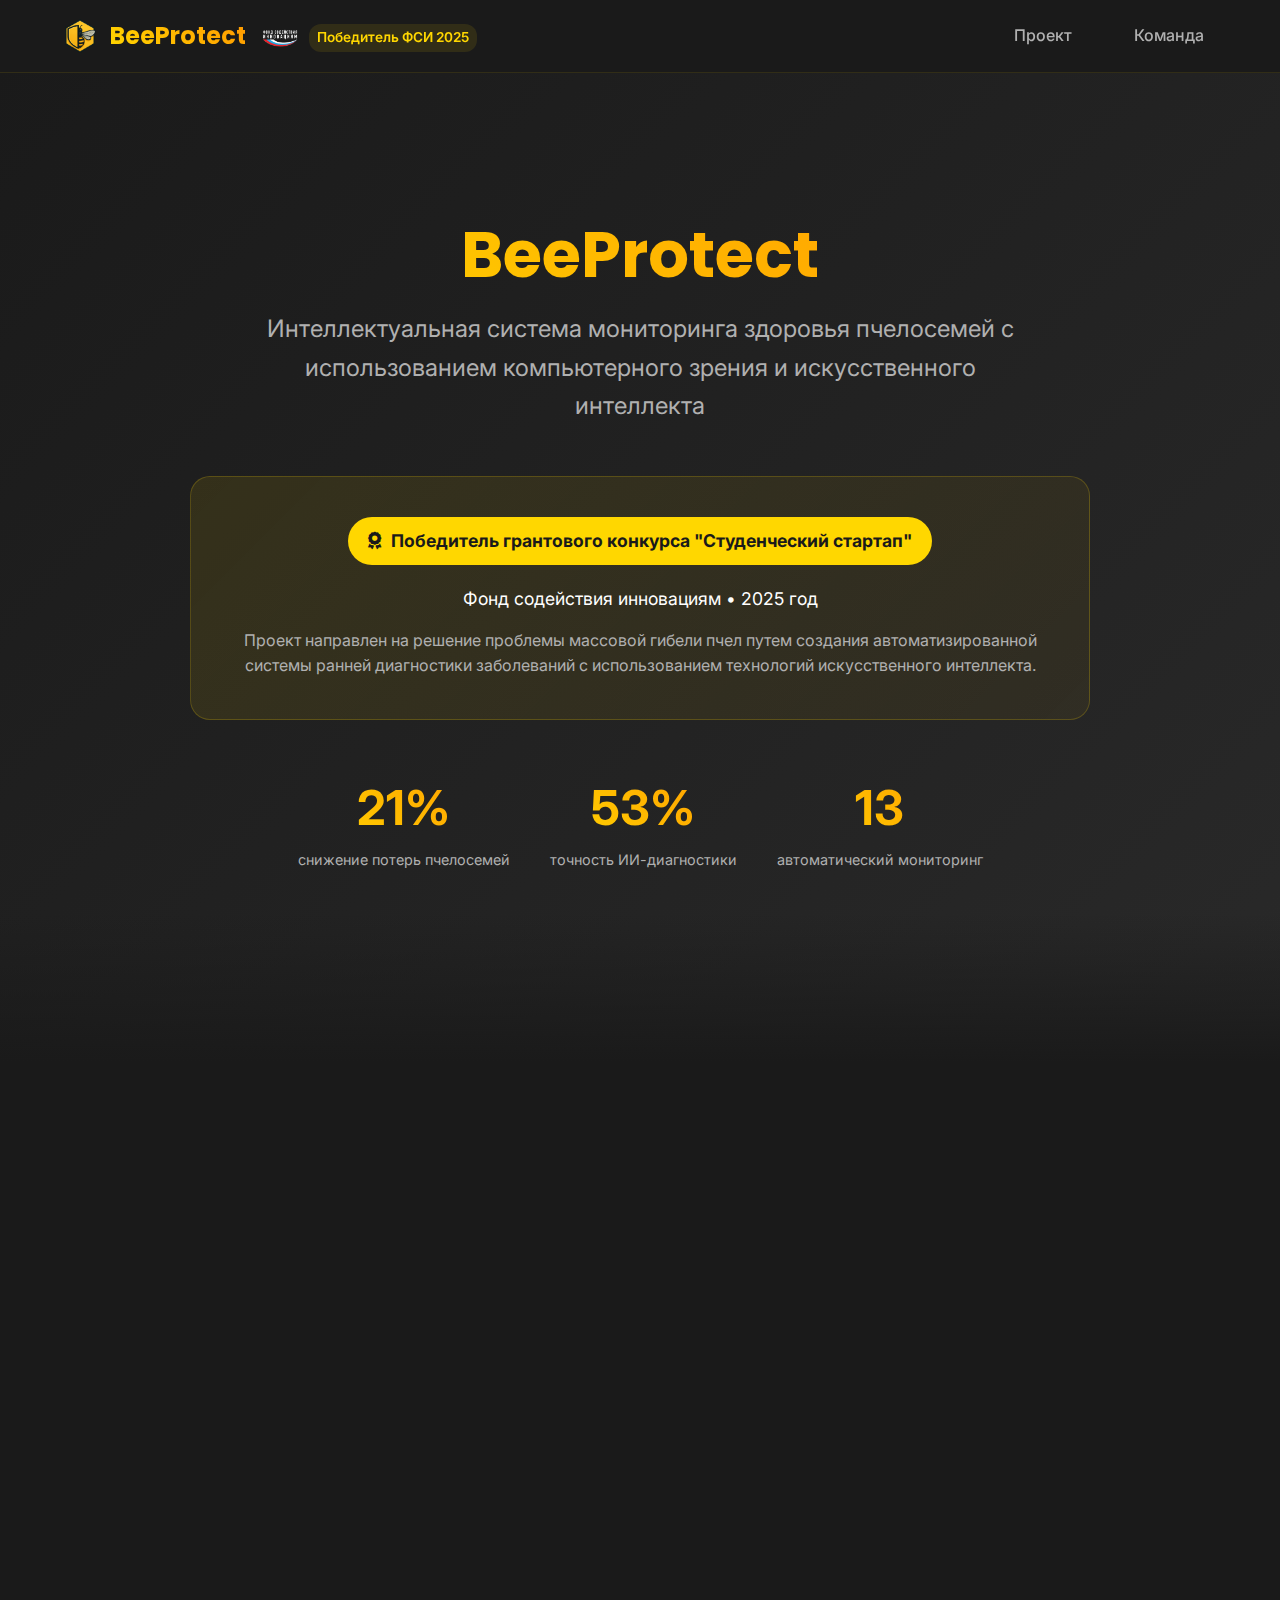
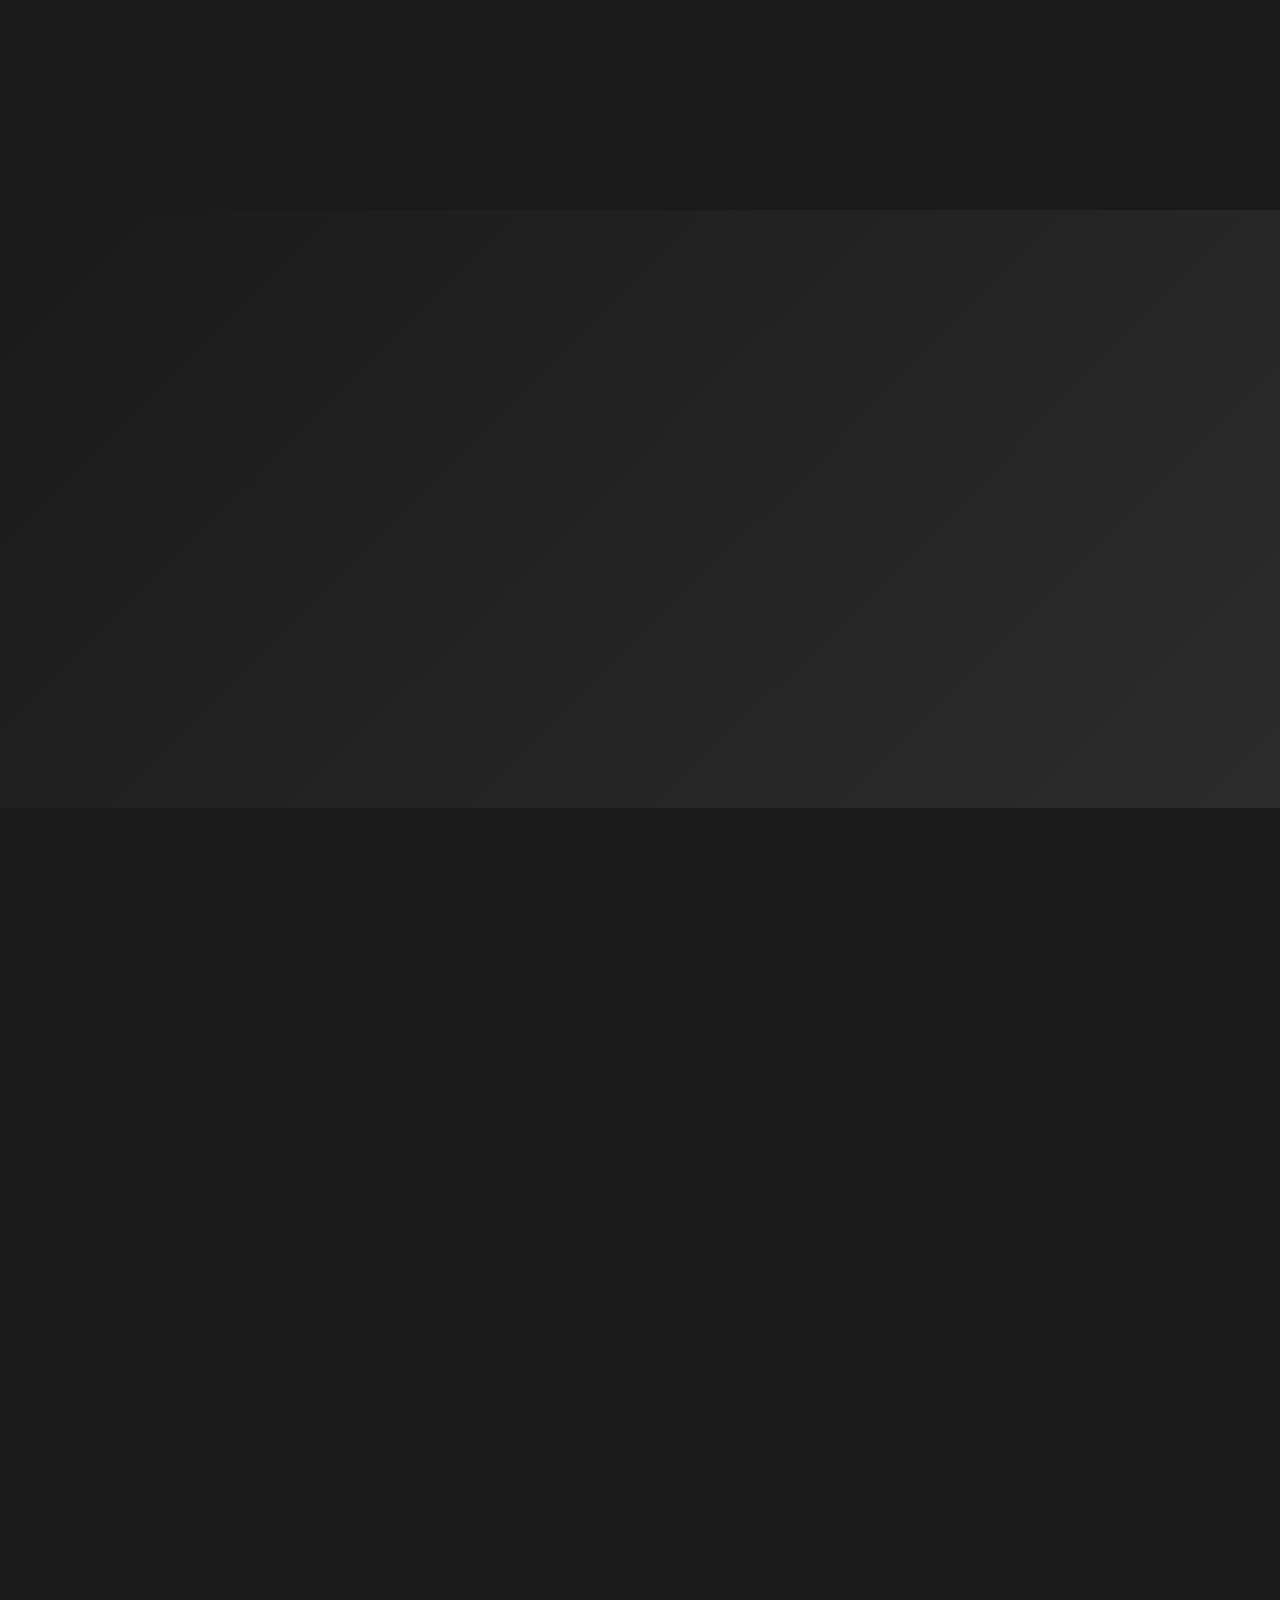
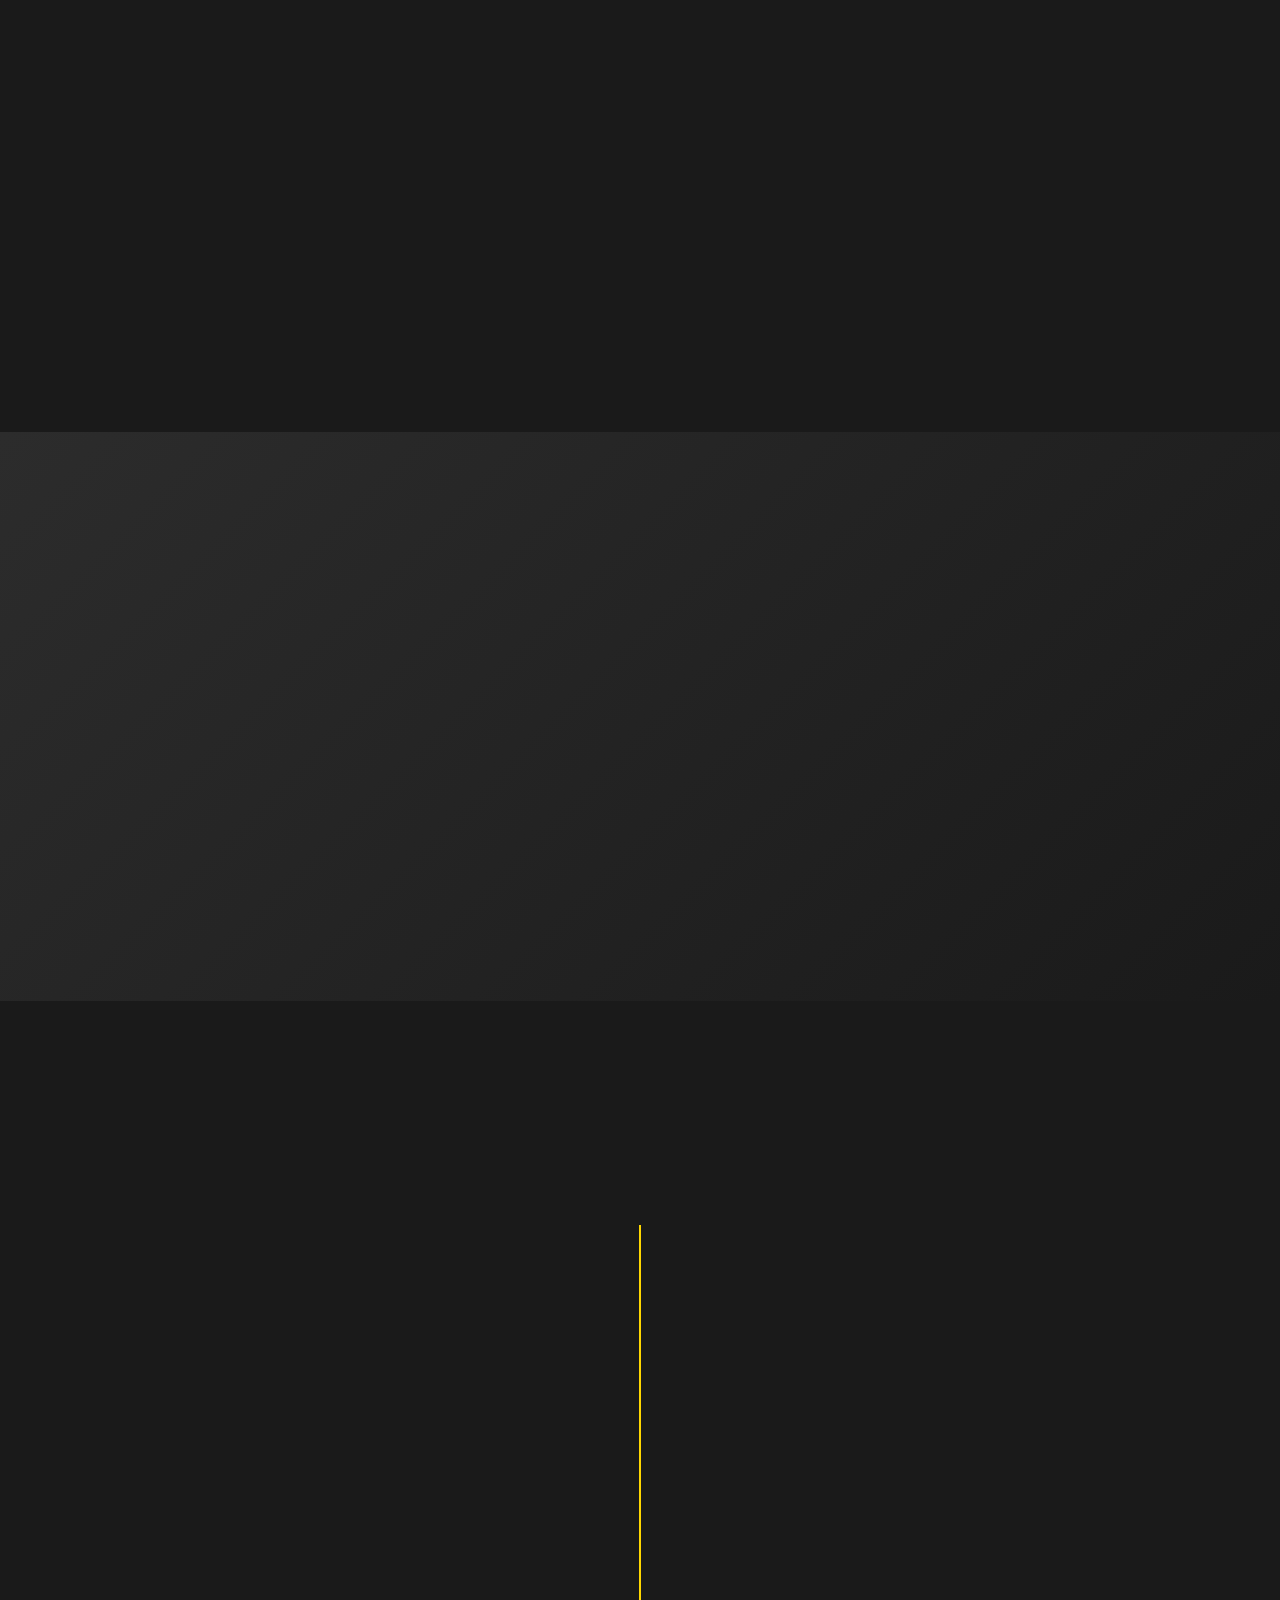
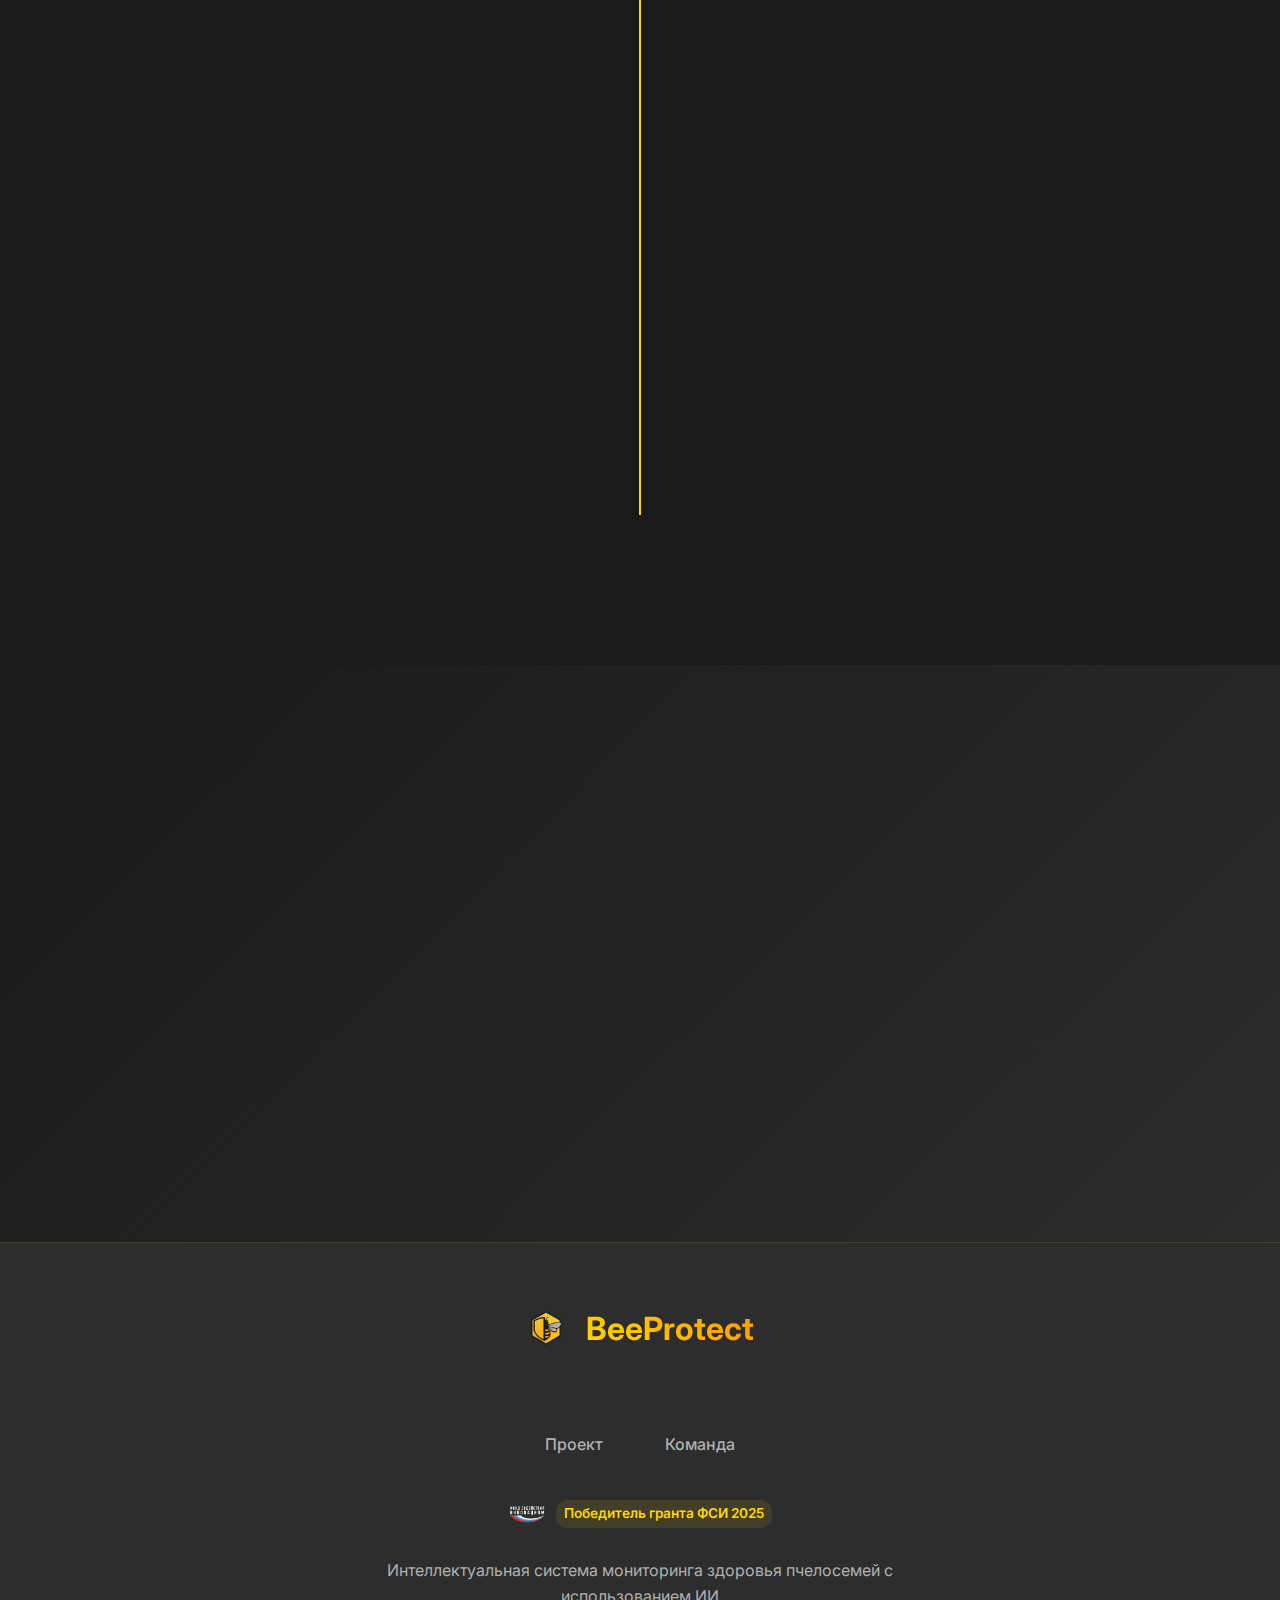
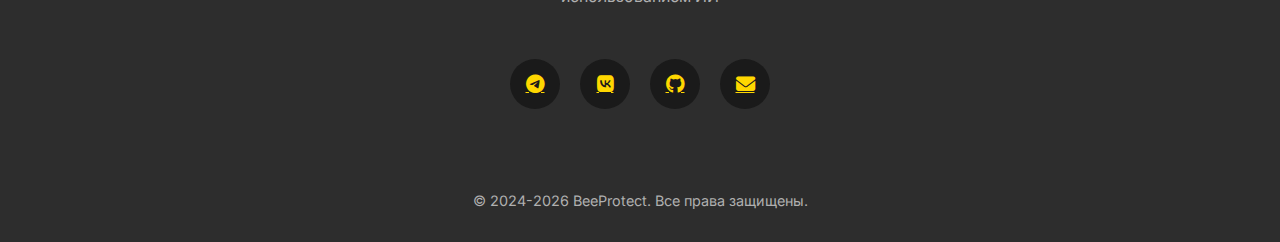
<file: index.html>
<!DOCTYPE html>
<html lang="ru">
<head>
    <meta charset="UTF-8">
    <meta name="viewport" content="width=device-width, initial-scale=1.0">
    <title>Проект | BeeProtect</title>

    <!-- Favicon -->
    <link rel="icon" type="image/png" href="assets/images/favicon.png">
    <link rel="apple-touch-icon" href="assets/images/favicon.png">
    <link rel="shortcut icon" href="assets/images/favicon.png" type="image/png">

<style>
    :root {
        --primary-yellow: #FFD700;
        --secondary-yellow: #FFC107;
        --dark-yellow: #FFA000;
        --light-yellow: #FFF9C4;
        --dark-bg: #1A1A1A;
        --card-bg: #2D2D2D;
        --text-light: #FFFFFF;
        --text-gray: #B0B0B0;
        --accent-green: #4CAF50;
        --accent-blue: #2196F3;
        --accent-orange: #FF9800;
        --accent-purple: #9C27B0;
    }

    * {
        margin: 0;
        padding: 0;
        box-sizing: border-box;
    }

    body {
        font-family: 'Inter', sans-serif;
        background-color: var(--dark-bg);
        color: var(--text-light);
        line-height: 1.6;
        overflow-x: hidden;
    }

    .container {
        max-width: 1200px;
        margin: 0 auto;
        padding: 0 20px;
    }

    /* Navigation */
    .nav-container {
        position: fixed;
        top: 0;
        left: 0;
        right: 0;
        background: rgba(26, 26, 26, 0.95);
        backdrop-filter: blur(10px);
        z-index: 1000;
        padding: 15px 0;
        border-bottom: 1px solid rgba(255, 215, 0, 0.1);
    }

    .nav-content {
        display: flex;
        justify-content: space-between;
        align-items: center;
    }

    .nav-logo-container {
        display: flex;
        align-items: center;
        gap: 15px;
    }

    .logo-image {
        height: 40px;
        width: auto;
        border-radius: 8px;
    }

    .nav-logo {
        display: flex;
        align-items: center;
        gap: 10px;
        text-decoration: none;
    }

    .nav-logo-icon {
        font-size: 1.8rem;
        color: var(--primary-yellow);
    }

    .nav-logo-text {
        font-family: 'Poppins', sans-serif;
        font-weight: 700;
        font-size: 1.5rem;
        background: linear-gradient(45deg, var(--primary-yellow), var(--accent-orange));
        -webkit-background-clip: text;
        -webkit-text-fill-color: transparent;
    }

    .fsi-badge {
        display: flex;
        align-items: center;
        gap: 10px;
        margin-top: 5px;
        font-size: 0.8rem;
    }

    .fsi-logo {
        height: 20px;
        width: auto;
        border-radius: 4px;
    }

    .winner-text {
        color: var(--primary-yellow);
        font-weight: 600;
        font-size: 0.85rem;
        background: rgba(255, 215, 0, 0.1);
        padding: 3px 8px;
        border-radius: 12px;
    }

    .nav-links {
        display: flex;
        gap: 30px;
    }

    .nav-link {
        color: var(--text-gray);
        text-decoration: none;
        font-weight: 500;
        font-size: 1rem;
        padding: 8px 16px;
        border-radius: 20px;
        transition: all 0.3s ease;
        position: relative;
    }

    .nav-link:hover {
        color: var(--text-light);
        background: rgba(255, 215, 0, 0.1);
    }

    .nav-link.active {
        color: var(--primary-yellow);
        background: rgba(255, 215, 0, 0.15);
    }

    .nav-link.active::after {
        content: '';
        position: absolute;
        bottom: -3px;
        left: 50%;
        transform: translateX(-50%);
        width: 20px;
        height: 3px;
        background: var(--primary-yellow);
        border-radius: 2px;
    }

    /* Hero Section */
    .hero {
        background: linear-gradient(135deg, rgba(26,26,26,0.9) 0%, rgba(45,45,45,0.8) 100%);
        min-height: 100vh;
        display: flex;
        align-items: center;
        position: relative;
        padding: 120px 0 80px;
        margin-top: 60px;
    }

    .hero::after {
        content: '';
        position: absolute;
        bottom: 0;
        left: 0;
        right: 0;
        height: 150px;
        background: linear-gradient(to bottom, transparent, var(--dark-bg));
    }

    .hero-content {
        position: relative;
        z-index: 2;
        text-align: center;
        max-width: 900px;
        margin: 0 auto;
    }

    .logo {
        display: flex;
        align-items: center;
        justify-content: center;
        gap: 20px;
        margin-bottom: 40px;
    }

    .logo-icon {
        font-size: 5rem;
        color: var(--primary-yellow);
        animation: float 3s ease-in-out infinite;
    }

    @keyframes float {
        0%, 100% { transform: translateY(0px); }
        50% { transform: translateY(-15px); }
    }

    h1 {
        font-family: 'Poppins', sans-serif;
        font-size: 4rem;
        font-weight: 700;
        background: linear-gradient(45deg, var(--primary-yellow), var(--accent-orange));
        -webkit-background-clip: text;
        -webkit-text-fill-color: transparent;
        margin-bottom: 20px;
        line-height: 1.1;
    }

    .tagline {
        font-size: 1.5rem;
        color: var(--text-gray);
        max-width: 800px;
        margin: 0 auto 40px;
    }

    .cta-button {
        display: inline-flex;
        align-items: center;
        gap: 10px;
        background: linear-gradient(45deg, var(--primary-yellow), var(--accent-orange));
        color: var(--dark-bg);
        padding: 15px 40px;
        border-radius: 50px;
        text-decoration: none;
        font-weight: 600;
        font-size: 1.1rem;
        transition: all 0.3s ease;
        border: none;
        cursor: pointer;
        margin-top: 20px;
    }

    .cta-button:hover {
        transform: translateY(-5px);
        box-shadow: 0 15px 30px rgba(255, 215, 0, 0.3);
    }

    /* Section Common */
    .section {
        padding: 100px 0;
    }

    .section-title {
        text-align: center;
        font-family: 'Poppins', sans-serif;
        font-size: 2.5rem;
        margin-bottom: 60px;
        color: var(--text-light);
    }

    .highlight {
        color: var(--primary-yellow);
    }

    /* Mission Cards */
    .mission-grid {
        display: grid;
        grid-template-columns: repeat(auto-fit, minmax(300px, 1fr));
        gap: 30px;
        margin-top: 50px;
    }

    .mission-card {
        background: var(--card-bg);
        border-radius: 20px;
        padding: 40px;
        text-align: center;
        transition: transform 0.3s ease;
        border: 1px solid rgba(255, 215, 0, 0.1);
    }

    .mission-card:hover {
        transform: translateY(-10px);
        border-color: var(--primary-yellow);
    }

    .mission-icon {
        font-size: 3rem;
        color: var(--primary-yellow);
        margin-bottom: 20px;
    }

    .mission-card h3 {
        font-size: 1.5rem;
        margin-bottom: 15px;
        color: var(--text-light);
    }

    /* Goals Grid */
    .goals-grid {
        display: grid;
        grid-template-columns: repeat(auto-fit, minmax(280px, 1fr));
        gap: 30px;
    }

    .goal-item {
        background: var(--card-bg);
        border-radius: 15px;
        padding: 30px;
        display: flex;
        align-items: center;
        gap: 20px;
        transition: all 0.3s ease;
    }

    .goal-item:hover {
        background: rgba(255, 215, 0, 0.1);
    }

    .goal-number {
        background: var(--primary-yellow);
        color: var(--dark-bg);
        width: 50px;
        height: 50px;
        border-radius: 50%;
        display: flex;
        align-items: center;
        justify-content: center;
        font-weight: 700;
        font-size: 1.2rem;
        flex-shrink: 0;
    }

    /* Tech Stack */
    .tech-stack {
        display: grid;
        grid-template-columns: repeat(auto-fit, minmax(250px, 1fr));
        gap: 25px;
        margin-top: 50px;
    }

    .tech-item {
        background: var(--card-bg);
        border-radius: 15px;
        padding: 30px;
        text-align: center;
        transition: transform 0.3s ease;
    }

    .tech-item:hover {
        transform: translateY(-5px);
        border: 1px solid var(--primary-yellow);
    }

    .tech-icon {
        font-size: 3rem;
        color: var(--primary-yellow);
        margin-bottom: 20px;
    }

    /* Stats */
    .stats {
        display: flex;
        justify-content: center;
        gap: 40px;
        flex-wrap: wrap;
        margin: 40px 0;
    }

    .stat-item {
        text-align: center;
    }

    .stat-number {
        font-size: 3rem;
        font-weight: 700;
        background: linear-gradient(45deg, var(--primary-yellow), var(--accent-orange));
        -webkit-background-clip: text;
        -webkit-text-fill-color: transparent;
        display: block;
    }

    .stat-label {
        color: var(--text-gray);
        font-size: 0.9rem;
        margin-top: 10px;
    }

    /* Grant Info */
    .grant-info {
        background: linear-gradient(135deg, rgba(255, 215, 0, 0.1), rgba(255, 193, 7, 0.05));
        border-radius: 20px;
        padding: 40px;
        margin: 50px 0;
        border: 1px solid rgba(255, 215, 0, 0.2);
    }

    .grant-badge {
        display: inline-flex;
        align-items: center;
        gap: 10px;
        background: var(--primary-yellow);
        color: var(--dark-bg);
        padding: 10px 20px;
        border-radius: 50px;
        font-weight: 700;
        font-size: 1.1rem;
        margin-bottom: 20px;
    }

    .deadline {
        background: rgba(255, 87, 34, 0.1);
        border: 1px solid rgba(255, 87, 34, 0.3);
        border-radius: 15px;
        padding: 20px;
        margin-top: 30px;
        text-align: center;
    }

    .deadline h3 {
        color: #FF5722;
        margin-bottom: 10px;
    }

    /* Project Plan */
    .plan-grid {
        display: grid;
        grid-template-columns: repeat(auto-fit, minmax(300px, 1fr));
        gap: 25px;
        margin-top: 40px;
    }

    .plan-item {
        background: var(--card-bg);
        border-radius: 15px;
        padding: 25px;
        border-left: 4px solid var(--primary-yellow);
    }

    .plan-item.completed {
        border-left-color: var(--accent-green);
    }

    .plan-item.current {
        border-left-color: var(--accent-blue);
    }

    .plan-item.future {
        border-left-color: var(--accent-purple);
    }

    .plan-status {
        display: inline-block;
        padding: 5px 12px;
        border-radius: 20px;
        font-size: 0.8rem;
        font-weight: 600;
        margin-bottom: 15px;
    }

    .completed .plan-status {
        background: rgba(76, 175, 80, 0.2);
        color: var(--accent-green);
    }

    .current .plan-status {
        background: rgba(33, 150, 243, 0.2);
        color: var(--accent-blue);
    }

    .future .plan-status {
        background: rgba(156, 39, 176, 0.2);
        color: var(--accent-purple);
    }

    /* Timeline */
    .timeline {
        position: relative;
        max-width: 800px;
        margin: 50px auto;
    }

    .timeline::before {
        content: '';
        position: absolute;
        left: 50%;
        transform: translateX(-50%);
        width: 2px;
        height: 100%;
        background: var(--primary-yellow);
    }

    .timeline-item {
        position: relative;
        margin-bottom: 50px;
        width: 50%;
    }

    .timeline-item:nth-child(odd) {
        left: 0;
        padding-right: 60px;
        text-align: right;
    }

    .timeline-item:nth-child(even) {
        left: 50%;
        padding-left: 60px;
    }

    .timeline-dot {
        position: absolute;
        width: 20px;
        height: 20px;
        background: var(--primary-yellow);
        border-radius: 50%;
        top: 10px;
    }

    .timeline-item:nth-child(odd) .timeline-dot {
        right: -10px;
    }

    .timeline-item:nth-child(even) .timeline-dot {
        left: -10px;
    }

    .timeline-content {
        background: var(--card-bg);
        padding: 25px;
        border-radius: 15px;
        border: 1px solid rgba(255, 215, 0, 0.1);
    }

    .timeline-date {
        color: var(--primary-yellow);
        font-weight: 600;
        margin-bottom: 10px;
        display: block;
    }

    /* Footer */
    footer {
        background: var(--card-bg);
        padding: 60px 0 30px;
        text-align: center;
        border-top: 1px solid rgba(255, 215, 0, 0.1);
    }

    .footer-content {
        display: flex;
        flex-direction: column;
        align-items: center;
        gap: 30px;
    }

    .social-links {
        display: flex;
        gap: 20px;
        margin: 20px 0;
    }

    .social-link {
        width: 50px;
        height: 50px;
        background: var(--dark-bg);
        border-radius: 50%;
        display: flex;
        align-items: center;
        justify-content: center;
        color: var(--primary-yellow);
        font-size: 1.2rem;
        transition: all 0.3s ease;
    }

    .social-link:hover {
        background: var(--primary-yellow);
        color: var(--dark-bg);
        transform: translateY(-5px);
    }

    .copyright {
        color: var(--text-gray);
        font-size: 0.9rem;
        margin-top: 30px;
    }

    /* Responsive */
    @media (max-width: 768px) {
        .nav-content {
            flex-direction: column;
            gap: 15px;
            padding: 10px 0;
        }

        .nav-logo-container {
            width: 100%;
            justify-content: space-between;
        }

        .fsi-badge {
            justify-content: flex-end;
            width: 100%;
        }

        .nav-links {
            gap: 10px;
            width: 100%;
            justify-content: center;
        }

        .nav-link {
            padding: 6px 12px;
            font-size: 0.9rem;
        }

        h1 {
            font-size: 2.5rem;
        }

        .tagline {
            font-size: 1.2rem;
        }

        .logo-icon {
            font-size: 3rem;
        }

        .section {
            padding: 60px 0;
        }

        .section-title {
            font-size: 2rem;
            margin-bottom: 40px;
        }

        .timeline::before {
            left: 20px;
        }

        .timeline-item {
            width: 100%;
            left: 0 !important;
            padding: 0 0 0 50px !important;
            text-align: left !important;
        }

        .timeline-item:nth-child(odd) .timeline-dot,
        .timeline-item:nth-child(even) .timeline-dot {
            left: 10px;
            right: auto;
        }
    }

    /* Scroll Animation */
    .fade-in {
        opacity: 0;
        transform: translateY(30px);
        transition: all 0.8s ease;
    }

    .fade-in.visible {
        opacity: 1;
        transform: translateY(0);
    }
</style>
<link rel="stylesheet" href="https://cdnjs.cloudflare.com/ajax/libs/font-awesome/6.4.0/css/all.min.css">
<link rel="preconnect" href="https://fonts.googleapis.com">
<link rel="preconnect" href="https://fonts.gstatic.com" crossorigin>
<link href="https://fonts.googleapis.com/css2?family=Inter:wght@300;400;500;600;700&family=Poppins:wght@400;500;600;700&display=swap" rel="stylesheet">

</head>
<body>
    <!-- Навигация -->
    <nav class="nav-container">
        <div class="container nav-content">
            <div class="nav-logo-container">
                <a href="/" class="nav-logo">
                    <img src="assets/images/logo-bp.png" alt="BeeProtect Logo" class="logo-image">
                    <span class="nav-logo-text">BeeProtect</span>
                </a>
                <div class="fsi-badge">
                    <img src="assets/images/logo-fsi.png" alt="ФСИ" class="fsi-logo">
                    <span class="winner-text">Победитель ФСИ 2025</span>
                </div>
            </div>
            <div class="nav-links">
                <a href="/" class="nav-link active">Проект</a>
                <a href="/company" class="nav-link">Команда</a>
            </div>
        </div>
    </nav>

    <!-- Hero Section -->
    <section class="hero">
        <div class="container">
            <div class="hero-content">
                <div class="logo">
                    <i class="fas fa-bee logo-icon"></i>
                </div>
                <h1>BeeProtect</h1>
                <p class="tagline fade-in">
                    Интеллектуальная система мониторинга здоровья пчелосемей с использованием компьютерного зрения и искусственного интеллекта
                </p>

                <div class="grant-info fade-in">
                    <div class="grant-badge">
                        <i class="fas fa-award"></i>
                        Победитель грантового конкурса "Студенческий стартап"
                    </div>
                    <p style="font-size: 1.1rem; color: var(--text-light); margin-bottom: 15px;">
                        Фонд содействия инновациям • 2025 год
                    </p>
                    <p style="color: var(--text-gray);">
                        Проект направлен на решение проблемы массовой гибели пчел путем создания автоматизированной системы
                        ранней диагностики заболеваний с использованием технологий искусственного интеллекта.
                    </p>
                </div>

                <div class="stats fade-in">
                    <div class="stat-item">
                        <span class="stat-number">40%</span>
                        <span class="stat-label">снижение потерь пчелосемей</span>
                    </div>
                    <div class="stat-item">
                        <span class="stat-number">99%</span>
                        <span class="stat-label">точность ИИ-диагностики</span>
                    </div>
                    <div class="stat-item">
                        <span class="stat-number">24/7</span>
                        <span class="stat-label">автоматический мониторинг</span>
                    </div>
                </div>

                <button class="cta-button fade-in" data-scroll="problem">
                    <i class="fas fa-arrow-down"></i>
                    Подробнее о проекте
                </button>
            </div>
        </div>
    </section>

    <!-- Problem Section -->
    <section class="section" id="problem">
        <div class="container">
            <h2 class="section-title fade-in">Актуальность <span class="highlight">проблемы</span></h2>
            <p style="text-align: center; max-width: 800px; margin: 0 auto 50px; font-size: 1.2rem; color: var(--text-gray);" class="fade-in">
                Пчелы являются ключевым звеном экосистемы, но их популяция сокращается катастрофическими темпами.
                Наш проект предлагает технологическое решение этой глобальной проблемы.
            </p>

            <div class="mission-grid">
                <div class="mission-card fade-in">
                    <i class="fas fa-skull-crossbones mission-icon"></i>
                    <h3>Глобальная угроза</h3>
                    <p>Ежегодная гибель до 40% пчелосемей угрожает продовольственной безопасности</p>
                </div>

                <div class="mission-card fade-in">
                    <i class="fas fa-exclamation-triangle mission-icon"></i>
                    <h3>Поздняя диагностика</h3>
                    <p>Болезни обнаруживаются слишком поздно, что приводит к потере всей пчелосемьи</p>
                </div>

                <div class="mission-card fade-in">
                    <i class="fas fa-industry mission-icon"></i>
                    <h3>Экономический ущерб</h3>
                    <p>Потери в сельском хозяйстве из-за недостаточного опыления достигают миллиардов</p>
                </div>
            </div>
        </div>
    </section>

    <!-- Solution Section -->
    <section class="section" style="background: linear-gradient(135deg, var(--dark-bg) 0%, rgba(45,45,45,0.95) 100%);">
        <div class="container">
            <h2 class="section-title fade-in">Наше <span class="highlight">решение</span></h2>

            <div class="tech-stack">
                <div class="tech-item fade-in">
                    <i class="fas fa-video tech-icon"></i>
                    <h3>Видеоаналитика</h3>
                    <p style="color: var(--text-gray); margin-top: 10px;">Камеры у летков ульев анализируют поведение пчел в реальном времени</p>
                </div>

                <div class="tech-item fade-in">
                    <i class="fas fa-brain tech-icon"></i>
                    <h3>Нейросети</h3>
                    <p style="color: var(--text-gray); margin-top: 10px;">Модели глубокого обучения выявляют аномалии в поведении</p>
                </div>

                <div class="tech-item fade-in">
                    <i class="fas fa-bell tech-icon"></i>
                    <h3>Система оповещений</h3>
                    <p style="color: var(--text-gray); margin-top: 10px;">Мгновенные уведомления при обнаружении проблем</p>
                </div>

                <div class="tech-item fade-in">
                    <i class="fas fa-mobile-alt tech-icon"></i>
                    <h3>Мобильное приложение</h3>
                    <p style="color: var(--text-gray); margin-top: 10px;">Удобный интерфейс для пчеловодов с рекомендациями</p>
                </div>
            </div>
        </div>
    </section>

    <!-- Project Plan Section -->
    <section class="section">
        <div class="container">
            <h2 class="section-title fade-in">План реализации <span class="highlight">проекта</span></h2>
            <p style="text-align: center; max-width: 800px; margin: 0 auto 50px; font-size: 1.2rem; color: var(--text-gray);" class="fade-in">
                Поэтапная разработка и внедрение системы BeeProtect с четкими сроками и задачами
            </p>

            <div class="plan-grid">
                <div class="plan-item completed fade-in">
                    <span class="plan-status">Выполнено</span>
                    <h3 style="color: var(--text-light); margin-bottom: 10px;">Исследование и концепция</h3>
                    <p style="color: var(--text-gray);">Анализ проблемы, изучение рынка, разработка концепции решения</p>
                </div>

                <div class="plan-item current fade-in">
                    <span class="plan-status">Текущий этап</span>
                    <h3 style="color: var(--text-light); margin-bottom: 10px;">Разработка модели ПО</h3>
                    <p style="color: var(--text-gray);">Создание архитектуры нейросети и алгоритмов анализа поведения</p>
                </div>

                <div class="plan-item current fade-in">
                    <span class="plan-status">Текущий этап</span>
                    <h3 style="color: var(--text-light); margin-bottom: 10px;">Дообучение нейросети</h3>
                    <p style="color: var(--text-gray);">Обучение модели на размеченных данных поведения пчел</p>
                </div>

                <div class="plan-item future fade-in">
                    <span class="plan-status">Планируется</span>
                    <h3 style="color: var(--text-light); margin-bottom: 10px;">Архитектура продукта</h3>
                    <p style="color: var(--text-gray);">Разработка дизайна и архитектуры конечного продукта</p>
                </div>

                <div class="plan-item future fade-in">
                    <span class="plan-status">Планируется</span>
                    <h3 style="color: var(--text-light); margin-bottom: 10px;">Виртуальное тестирование</h3>
                    <p style="color: var(--text-gray);">Тестирование и доработка системы в симулированных условиях</p>
                </div>

                <div class="plan-item future fade-in">
                    <span class="plan-status">Планируется</span>
                    <h3 style="color: var(--text-light); margin-bottom: 10px;">Регистрация РИД</h3>
                    <p style="color: var(--text-gray);">Оформление прав на программное обеспечение</p>
                </div>

                <div class="plan-item future fade-in">
                    <span class="plan-status">Планируется</span>
                    <h3 style="color: var(--text-light); margin-bottom: 10px;">Полевые испытания</h3>
                    <p style="color: var(--text-gray);">Тестирование системы на реальных пасеках</p>
                </div>

                <div class="plan-item future fade-in">
                    <span class="plan-status">Планируется</span>
                    <h3 style="color: var(--text-light); margin-bottom: 10px;">Выход на рынок</h3>
                    <p style="color: var(--text-gray);">Запуск продукта и коммерческое продвижение</p>
                </div>
            </div>

            <div class="deadline fade-in">
                <h3><i class="fas fa-calendar-alt"></i> Срок реализации проекта</h3>
                <p style="font-size: 1.2rem; color: var(--text-light); font-weight: 600;">2026 год</p>
                <p style="color: var(--text-gray); margin-top: 10px;">Полный цикл от разработки до коммерциализации продукта</p>
            </div>
        </div>
    </section>

    <!-- Technology Stack -->
    <section class="section" style="background: linear-gradient(135deg, rgba(45,45,45,0.95) 0%, var(--dark-bg) 100%);">
        <div class="container">
            <h2 class="section-title fade-in">Технологический <span class="highlight">стек</span></h2>

            <div class="tech-stack">
                <div class="tech-item fade-in">
                    <i class="fab fa-python tech-icon"></i>
                    <h3>Python & PyTorch</h3>
                    <p style="color: var(--text-gray); margin-top: 10px;">Основной стек разработки нейросетевых моделей</p>
                </div>

                <div class="tech-item fade-in">
                    <i class="fas fa-cloud tech-icon"></i>
                    <h3>Yandex Cloud</h3>
                    <p style="color: var(--text-gray); margin-top: 10px;">Облачная инфраструктура для обработки данных</p>
                </div>

                <div class="tech-item fade-in">
                    <i class="fab fa-react tech-icon"></i>
                    <h3>React Native</h3>
                    <p style="color: var(--text-gray); margin-top: 10px;">Кроссплатформенное мобильное приложение</p>
                </div>

                <div class="tech-item fade-in">
                    <i class="fas fa-server tech-icon"></i>
                    <h3>Edge Computing</h3>
                    <p style="color: var(--text-gray); margin-top: 10px;">Локальная обработка данных для снижения задержек</p>
                </div>
            </div>
        </div>
    </section>

    <!-- Timeline Section -->
    <section class="section">
        <div class="container">
            <h2 class="section-title fade-in">История <span class="highlight">развития</span></h2>

            <div class="timeline">
                <div class="timeline-item fade-in">
                    <div class="timeline-dot"></div>
                    <div class="timeline-content">
                        <span class="timeline-date">2023</span>
                        <h3 style="color: var(--text-light); margin-bottom: 10px;">Рождение идеи</h3>
                        <p style="color: var(--text-gray);">Изучение проблемы пчеловодства и первые наброски концепции</p>
                    </div>
                </div>

                <div class="timeline-item fade-in">
                    <div class="timeline-dot"></div>
                    <div class="timeline-content">
                        <span class="timeline-date">2024</span>
                        <h3 style="color: var(--text-light); margin-bottom: 10px;">Исследовательская работа</h3>
                        <p style="color: var(--text-gray);">Глубокий анализ проблемы, прототипирование, поиск экспертов</p>
                    </div>
                </div>

                <div class="timeline-item fade-in">
                    <div class="timeline-dot"></div>
                    <div class="timeline-content">
                        <span class="timeline-date">2025</span>
                        <h3 style="color: var(--text-light); margin-bottom: 10px;">Победа в конкурсе ФСИ</h3>
                        <p style="color: var(--text-gray);">Получение гранта "Студенческий стартап", начало активной разработки</p>
                    </div>
                </div>

                <div class="timeline-item fade-in">
                    <div class="timeline-dot"></div>
                    <div class="timeline-content">
                        <span class="timeline-date">2026</span>
                        <h3 style="color: var(--text-light); margin-bottom: 10px;">Запуск продукта</h3>
                        <p style="color: var(--text-gray);">Пилотные проекты на реальных пасеках, выход на рынок</p>
                    </div>
                </div>
            </div>
        </div>
    </section>

    <!-- Contact Section -->
    <section class="section" style="background: linear-gradient(135deg, var(--dark-bg) 0%, rgba(45,45,45,0.95) 100%);">
        <div class="container">
            <h2 class="section-title fade-in">Хотите <span class="highlight">участвовать?</span></h2>
            <p style="text-align: center; max-width: 600px; margin: 0 auto 50px; font-size: 1.2rem; color: var(--text-gray);" class="fade-in">
                Интересует внедрение BeeProtect на вашей пасеке? Оставьте заявку для сотрудничества!
            </p>

            <div class="contact-form fade-in" style="max-width: 500px; margin: 0 auto;">
                <input type="email" class="contact-input" placeholder="Ваш email" style="width: 100%; padding: 15px; margin-bottom: 20px; background: var(--card-bg); border: 1px solid rgba(255,215,0,0.2); border-radius: 10px; color: var(--text-light); font-size: 1rem;">
                <button class="cta-button" style="width: 100%;">
                    <i class="fas fa-paper-plane"></i>
                    Отправить заявку
                </button>
            </div>
        </div>
    </section>

    <!-- Footer -->
    <footer>
        <div class="container">
            <div class="footer-content">
                <div class="logo">
                    <img src="assets/images/logo-bp.png" alt="BeeProtect Logo" style="height: 40px; width: auto; border-radius: 8px;">
                    <h2 style="background: linear-gradient(45deg, var(--primary-yellow), var(--accent-orange)); -webkit-background-clip: text; -webkit-text-fill-color: transparent; font-size: 2rem;">BeeProtect</h2>
                </div>

                <div class="nav-links">
                    <a href="/" class="nav-link active">Проект</a>
                    <a href="/company" class="nav-link">Команда</a>
                </div>

                <div class="fsi-badge" style="justify-content: center;">
                    <img src="assets/images/logo-fsi.png" alt="ФСИ" class="fsi-logo">
                    <span class="winner-text">Победитель гранта ФСИ 2025</span>
                </div>

                <p style="color: var(--text-gray); max-width: 600px; margin: 0 auto; text-align: center;">
                    Интеллектуальная система мониторинга здоровья пчелосемей с использованием ИИ
                </p>

                <div class="social-links">
                    <a href="#" class="social-link">
                        <i class="fab fa-telegram"></i>
                    </a>
                    <a href="#" class="social-link">
                        <i class="fab fa-vk"></i>
                    </a>
                    <a href="https://github.com" target="_blank" class="social-link">
                        <i class="fab fa-github"></i>
                    </a>
                    <a href="mailto:amal-makhmutov@mail.ru" class="social-link">
                        <i class="fas fa-envelope"></i>
                    </a>
                </div>

                <p class="copyright">© 2024-2026 BeeProtect. Все права защищены.</p>
            </div>
        </div>
    </footer>

    
<script>
    document.addEventListener('DOMContentLoaded', function() {
        const fadeElements = document.querySelectorAll('.fade-in');
        const currentPath = window.location.pathname;

        // Подсветка активной навигации
        document.querySelectorAll('.nav-link').forEach(link => {
            if (link.getAttribute('href') === currentPath || 
                (currentPath === '/' && link.getAttribute('href') === '/')) {
                link.classList.add('active');
            } else {
                link.classList.remove('active');
            }
        });

        // Анимация появления при скролле
        const observer = new IntersectionObserver((entries) => {
            entries.forEach(entry => {
                if (entry.isIntersecting) {
                    entry.target.classList.add('visible');
                }
            });
        }, { threshold: 0.1 });

        fadeElements.forEach(element => {
            observer.observe(element);
        });

        // Анимация статистики
        function animateStats() {
            const stats = document.querySelectorAll('.stat-number');
            if (stats.length > 0) {
                stats.forEach(stat => {
                    const text = stat.textContent;
                    const target = parseInt(text);
                    if (!isNaN(target)) {
                        let current = 0;
                        const increment = target / 30;
                        const timer = setInterval(() => {
                            current += increment;
                            if (current >= target) {
                                current = target;
                                clearInterval(timer);
                            }
                            stat.textContent = Math.round(current) + (text.includes('%') ? '%' : '');
                        }, 50);
                    }
                });
            }
        }

        // Запускаем анимацию статистики
        animateStats();

        // Обработчик кнопок CTA
        document.querySelectorAll('.cta-button[data-scroll]').forEach(button => {
            button.addEventListener('click', function(e) {
                e.preventDefault();
                const targetId = this.getAttribute('data-scroll');
                const targetElement = document.getElementById(targetId);
                if (targetElement) {
                    window.scrollTo({
                        top: targetElement.offsetTop - 80,
                        behavior: 'smooth'
                    });
                }
            });
        });

        // Обработчик формы контактов
        const contactButton = document.querySelector('.contact-form .cta-button');
        if (contactButton) {
            const emailInput = document.querySelector('.contact-input');
            contactButton.addEventListener('click', function(e) {
                e.preventDefault();
                if (emailInput && emailInput.value && emailInput.value.includes('@')) {
                    alert('Спасибо за интерес к BeeProtect! Мы свяжемся с вами в ближайшее время.');
                    emailInput.value = '';
                } else {
                    alert('Пожалуйста, введите корректный email');
                }
            });
        }
    });
</script>

</body>

</html>
</file>
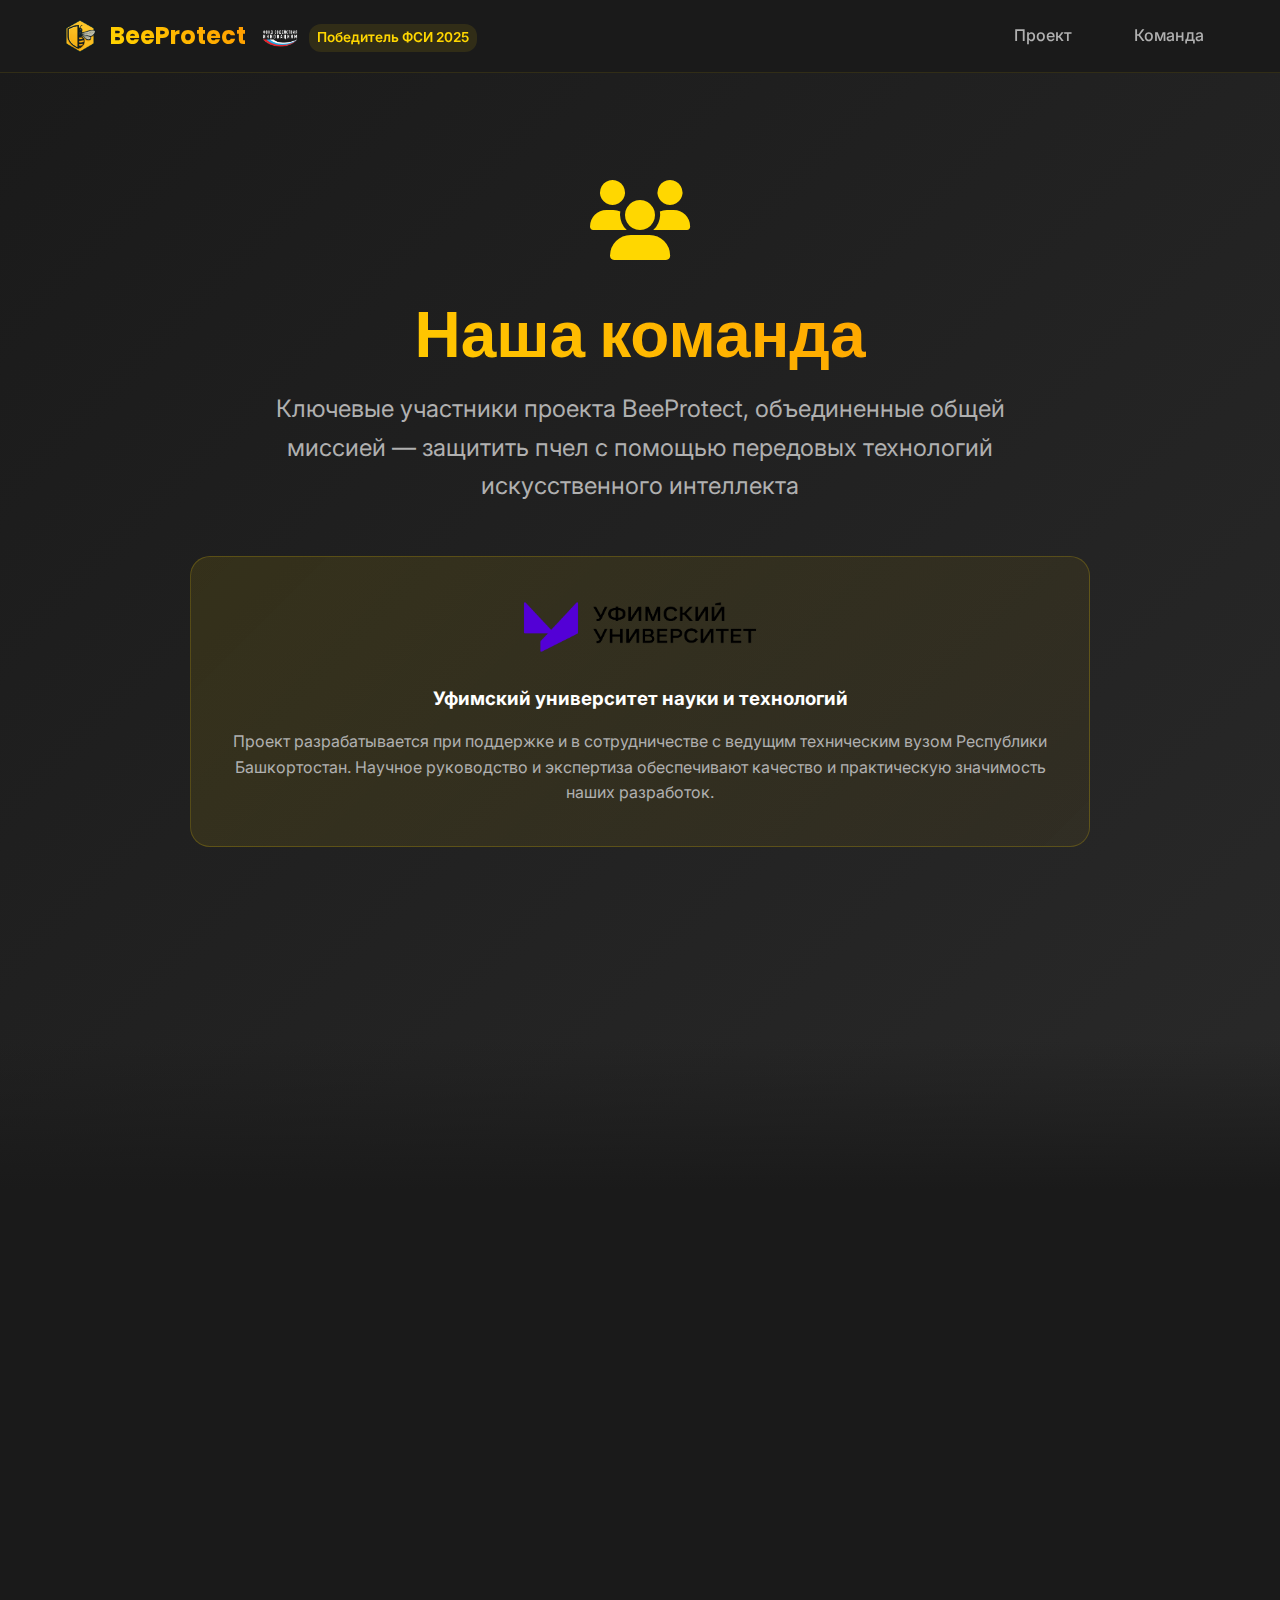
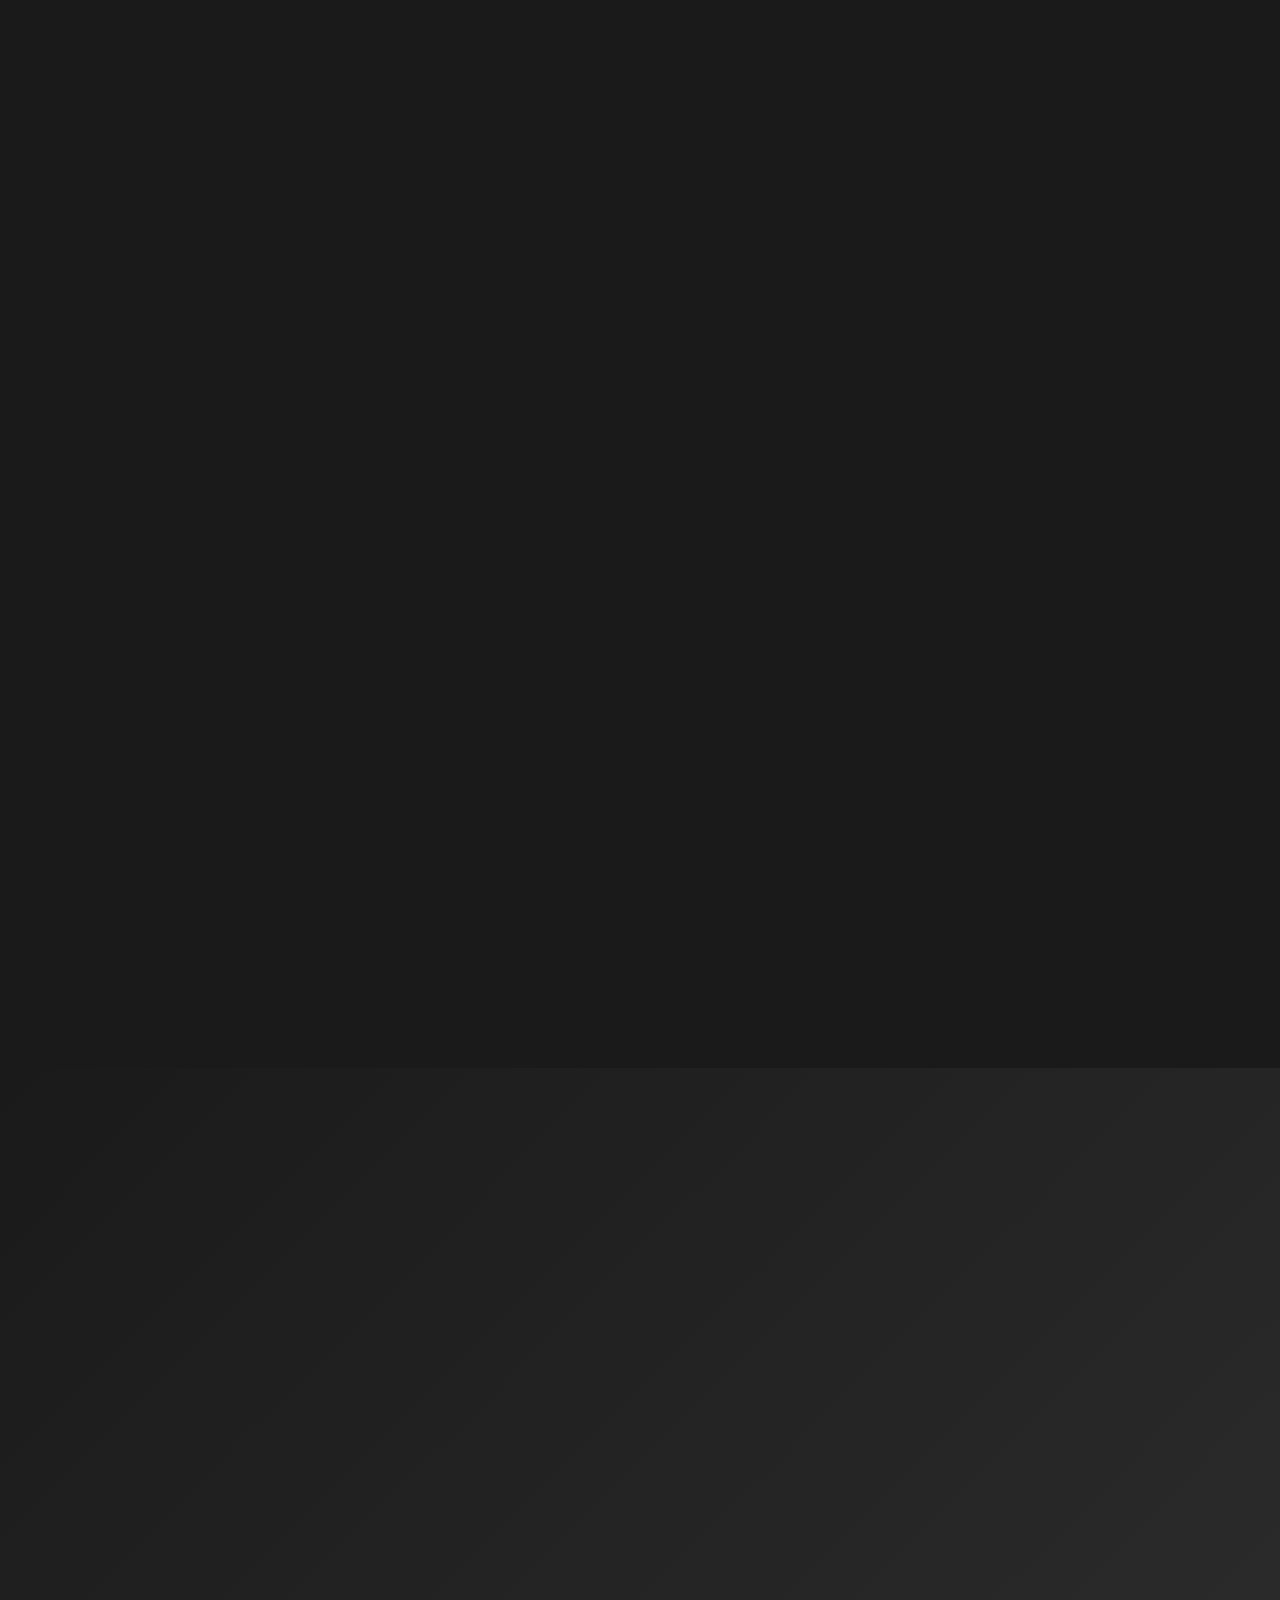
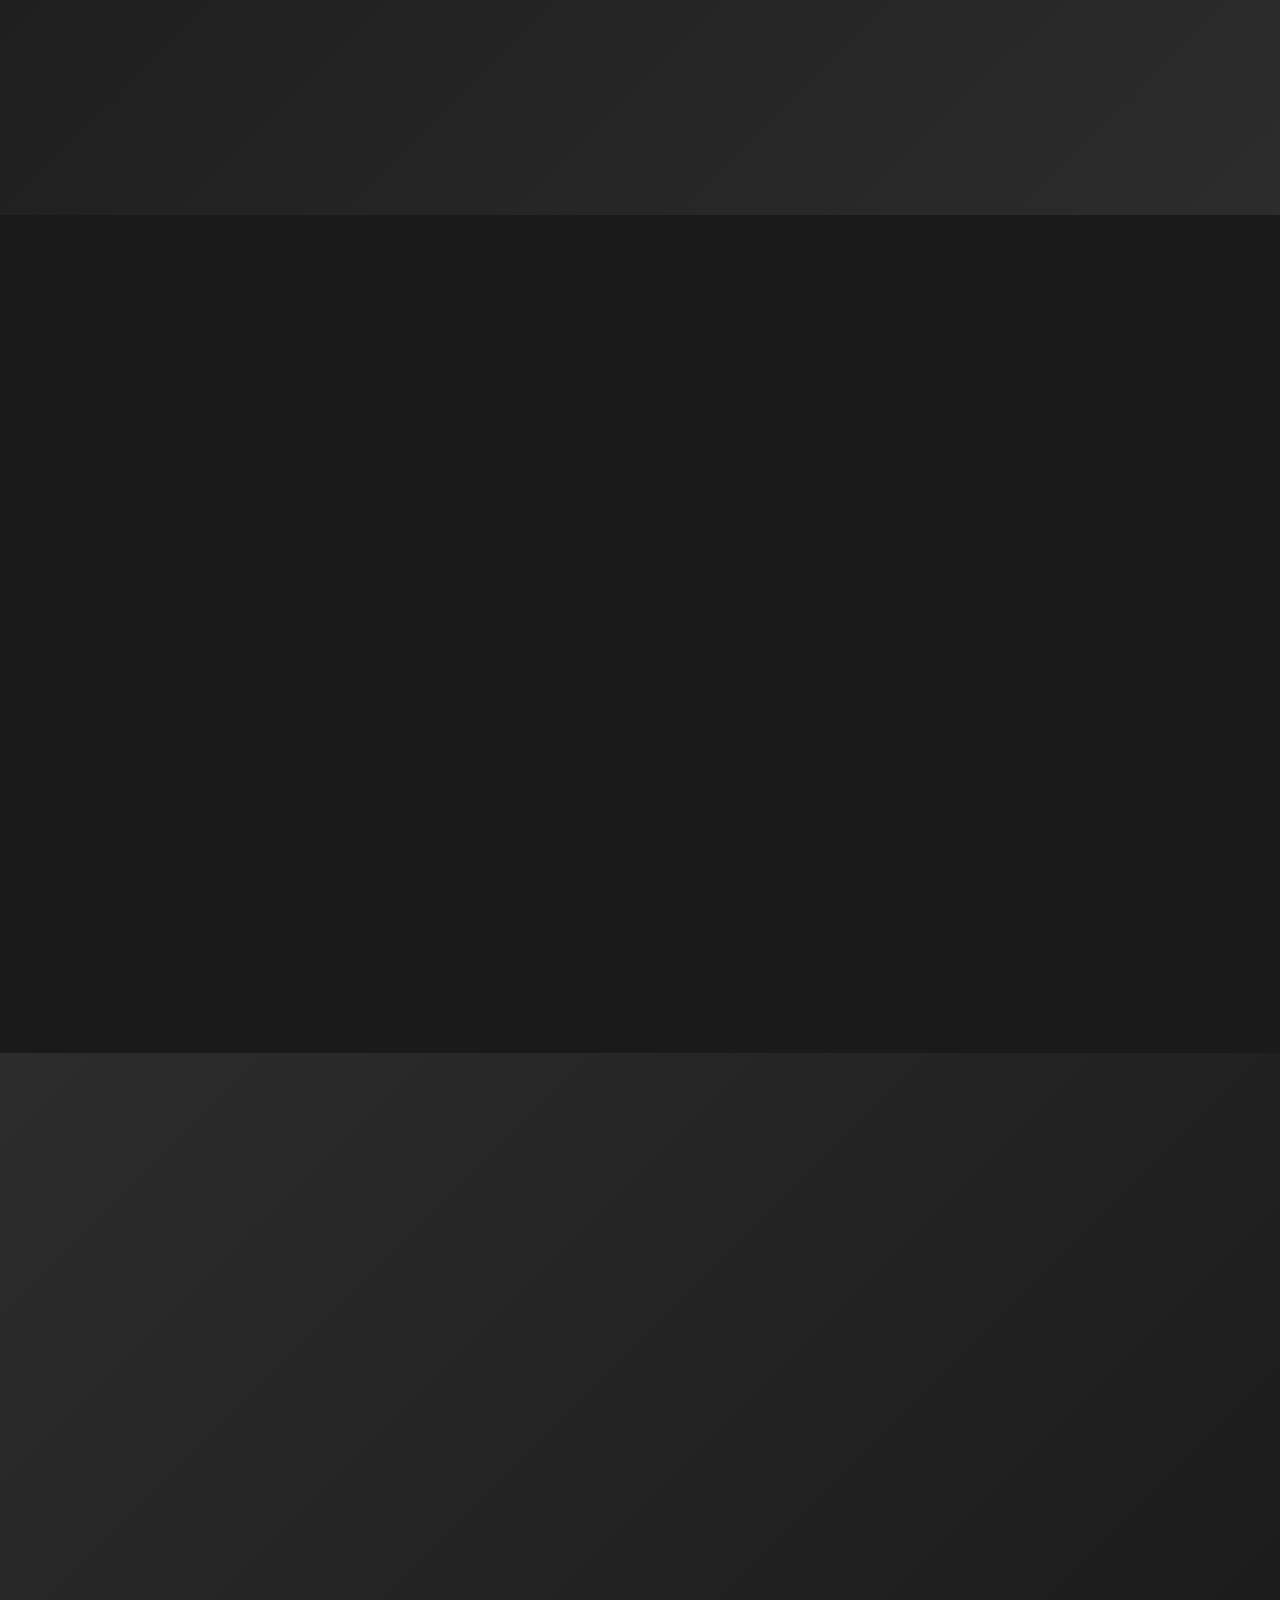
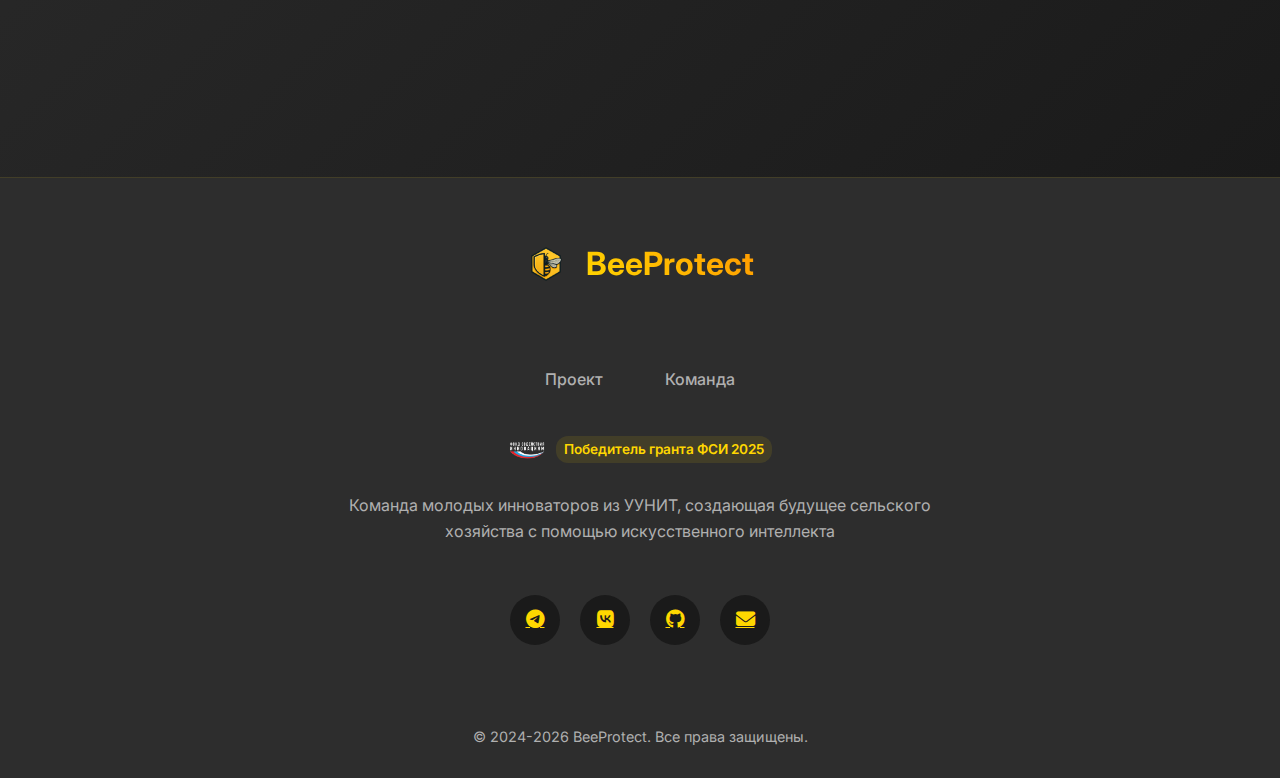
<file: company.html>
<!DOCTYPE html>
<html lang="ru">
<head>
    <meta charset="UTF-8">
    <meta name="viewport" content="width=device-width, initial-scale=1.0">
    <title>Команда | BeeProtect</title>
    
    <!-- Favicon -->
    <link rel="icon" type="image/png" href="assets/images/favicon.png">
    <link rel="apple-touch-icon" href="assets/images/favicon.png">
    <link rel="shortcut icon" href="assets/images/favicon.png" type="image/png">
    
<style>
    :root {
        --primary-yellow: #FFD700;
        --secondary-yellow: #FFC107;
        --dark-yellow: #FFA000;
        --light-yellow: #FFF9C4;
        --dark-bg: #1A1A1A;
        --card-bg: #2D2D2D;
        --text-light: #FFFFFF;
        --text-gray: #B0B0B0;
        --accent-green: #4CAF50;
        --accent-blue: #2196F3;
        --accent-orange: #FF9800;
        --accent-purple: #9C27B0;
    }

    * {
        margin: 0;
        padding: 0;
        box-sizing: border-box;
    }

    body {
        font-family: 'Inter', sans-serif;
        background-color: var(--dark-bg);
        color: var(--text-light);
        line-height: 1.6;
        overflow-x: hidden;
    }

    .container {
        max-width: 1200px;
        margin: 0 auto;
        padding: 0 20px;
    }

    /* Navigation */
    .nav-container {
        position: fixed;
        top: 0;
        left: 0;
        right: 0;
        background: rgba(26, 26, 26, 0.95);
        backdrop-filter: blur(10px);
        z-index: 1000;
        padding: 15px 0;
        border-bottom: 1px solid rgba(255, 215, 0, 0.1);
    }

    .nav-content {
        display: flex;
        justify-content: space-between;
        align-items: center;
    }

    .nav-logo-container {
        display: flex;
        align-items: center;
        gap: 15px;
    }

    .logo-image {
        height: 40px;
        width: auto;
        border-radius: 8px;
    }

    .nav-logo {
        display: flex;
        align-items: center;
        gap: 10px;
        text-decoration: none;
    }

    .nav-logo-icon {
        font-size: 1.8rem;
        color: var(--primary-yellow);
    }

    .nav-logo-text {
        font-family: 'Poppins', sans-serif;
        font-weight: 700;
        font-size: 1.5rem;
        background: linear-gradient(45deg, var(--primary-yellow), var(--accent-orange));
        -webkit-background-clip: text;
        -webkit-text-fill-color: transparent;
    }

    .fsi-badge {
        display: flex;
        align-items: center;
        gap: 10px;
        margin-top: 5px;
        font-size: 0.8rem;
    }

    .fsi-logo {
        height: 20px;
        width: auto;
        border-radius: 4px;
    }

    .winner-text {
        color: var(--primary-yellow);
        font-weight: 600;
        font-size: 0.85rem;
        background: rgba(255, 215, 0, 0.1);
        padding: 3px 8px;
        border-radius: 12px;
    }

    .nav-links {
        display: flex;
        gap: 30px;
    }

    .nav-link {
        color: var(--text-gray);
        text-decoration: none;
        font-weight: 500;
        font-size: 1rem;
        padding: 8px 16px;
        border-radius: 20px;
        transition: all 0.3s ease;
        position: relative;
    }

    .nav-link:hover {
        color: var(--text-light);
        background: rgba(255, 215, 0, 0.1);
    }

    .nav-link.active {
        color: var(--primary-yellow);
        background: rgba(255, 215, 0, 0.15);
    }

    .nav-link.active::after {
        content: '';
        position: absolute;
        bottom: -3px;
        left: 50%;
        transform: translateX(-50%);
        width: 20px;
        height: 3px;
        background: var(--primary-yellow);
        border-radius: 2px;
    }

    /* Hero Section */
    .hero {
        background: linear-gradient(135deg, rgba(26,26,26,0.9) 0%, rgba(45,45,45,0.8) 100%);
        min-height: 100vh;
        display: flex;
        align-items: center;
        position: relative;
        padding: 120px 0 80px;
        margin-top: 60px;
    }

    .hero::after {
        content: '';
        position: absolute;
        bottom: 0;
        left: 0;
        right: 0;
        height: 150px;
        background: linear-gradient(to bottom, transparent, var(--dark-bg));
    }

    .hero-content {
        position: relative;
        z-index: 2;
        text-align: center;
        max-width: 900px;
        margin: 0 auto;
    }

    .logo {
        display: flex;
        align-items: center;
        justify-content: center;
        gap: 20px;
        margin-bottom: 40px;
    }

    .logo-icon {
        font-size: 5rem;
        color: var(--primary-yellow);
        animation: float 3s ease-in-out infinite;
    }

    @keyframes float {
        0%, 100% { transform: translateY(0px); }
        50% { transform: translateY(-15px); }
    }

    h1 {
        font-family: 'Poppins', sans-serif;
        font-size: 4rem;
        font-weight: 700;
        background: linear-gradient(45deg, var(--primary-yellow), var(--accent-orange));
        -webkit-background-clip: text;
        -webkit-text-fill-color: transparent;
        margin-bottom: 20px;
        line-height: 1.1;
    }

    .tagline {
        font-size: 1.5rem;
        color: var(--text-gray);
        max-width: 800px;
        margin: 0 auto 40px;
    }

    .cta-button {
        display: inline-flex;
        align-items: center;
        gap: 10px;
        background: linear-gradient(45deg, var(--primary-yellow), var(--accent-orange));
        color: var(--dark-bg);
        padding: 15px 40px;
        border-radius: 50px;
        text-decoration: none;
        font-weight: 600;
        font-size: 1.1rem;
        transition: all 0.3s ease;
        border: none;
        cursor: pointer;
        margin-top: 20px;
    }

    .cta-button:hover {
        transform: translateY(-5px);
        box-shadow: 0 15px 30px rgba(255, 215, 0, 0.3);
    }

    /* Section Common */
    .section {
        padding: 100px 0;
    }

    .section-title {
        text-align: center;
        font-family: 'Poppins', sans-serif;
        font-size: 2.5rem;
        margin-bottom: 60px;
        color: var(--text-light);
    }

    .highlight {
        color: var(--primary-yellow);
    }

    /* Mission Cards */
    .mission-grid {
        display: grid;
        grid-template-columns: repeat(auto-fit, minmax(300px, 1fr));
        gap: 30px;
        margin-top: 50px;
    }

    .mission-card {
        background: var(--card-bg);
        border-radius: 20px;
        padding: 40px;
        text-align: center;
        transition: transform 0.3s ease;
        border: 1px solid rgba(255, 215, 0, 0.1);
    }

    .mission-card:hover {
        transform: translateY(-10px);
        border-color: var(--primary-yellow);
    }

    .mission-icon {
        font-size: 3rem;
        color: var(--primary-yellow);
        margin-bottom: 20px;
    }

    /* Team Section */
    .team-grid {
        display: grid;
        grid-template-columns: repeat(auto-fit, minmax(350px, 1fr));
        gap: 40px;
        margin-top: 50px;
    }

    .team-card {
        background: var(--card-bg);
        border-radius: 20px;
        padding: 40px;
        text-align: center;
        transition: all 0.3s ease;
    }

    .team-card:hover {
        transform: translateY(-10px);
        box-shadow: 0 20px 40px rgba(0, 0, 0, 0.3);
    }

    .member-avatar {
        width: 150px;
        height: 150px;
        background: linear-gradient(45deg, var(--primary-yellow), var(--accent-orange));
        border-radius: 50%;
        margin: 0 auto 25px;
        display: flex;
        align-items: center;
        justify-content: center;
        font-size: 3.5rem;
        color: var(--dark-bg);
    }

    .member-name {
        font-size: 1.8rem;
        margin-bottom: 10px;
        color: var(--text-light);
    }

    .member-role {
        color: var(--primary-yellow);
        font-size: 1.1rem;
        margin-bottom: 20px;
        font-weight: 500;
    }

    .member-bio {
        color: var(--text-gray);
        line-height: 1.7;
    }

    .member-skills {
        display: flex;
        flex-wrap: wrap;
        gap: 10px;
        margin-top: 20px;
        justify-content: center;
    }

    .skill-tag {
        background: rgba(255, 215, 0, 0.1);
        color: var(--primary-yellow);
        padding: 5px 12px;
        border-radius: 15px;
        font-size: 0.85rem;
        font-weight: 500;
    }

    /* Stats */
    .stats {
        display: flex;
        justify-content: center;
        gap: 40px;
        flex-wrap: wrap;
        margin: 40px 0;
    }

    .stat-item {
        text-align: center;
    }

    .stat-number {
        font-size: 3rem;
        font-weight: 700;
        background: linear-gradient(45deg, var(--primary-yellow), var(--accent-orange));
        -webkit-background-clip: text;
        -webkit-text-fill-color: transparent;
        display: block;
    }

    .stat-label {
        color: var(--text-gray);
        font-size: 0.9rem;
        margin-top: 10px;
    }

    /* Values Section */
    .values-grid {
        display: grid;
        grid-template-columns: repeat(auto-fit, minmax(280px, 1fr));
        gap: 30px;
    }

    .value-item {
        background: var(--card-bg);
        border-radius: 15px;
        padding: 30px;
        text-align: center;
        transition: all 0.3s ease;
    }

    .value-item:hover {
        transform: translateY(-5px);
        border: 1px solid var(--primary-yellow);
    }

    .value-icon {
        font-size: 2.5rem;
        color: var(--primary-yellow);
        margin-bottom: 20px;
    }

    /* University Info */
    .university-info {
        background: linear-gradient(135deg, rgba(255, 215, 0, 0.1), rgba(255, 193, 7, 0.05));
        border-radius: 20px;
        padding: 40px;
        margin: 50px 0;
        text-align: center;
        border: 1px solid rgba(255, 215, 0, 0.2);
    }

    .university-logo {
        height: 60px;
        width: auto;
        margin-bottom: 20px;
    }

    /* Footer */
    footer {
        background: var(--card-bg);
        padding: 60px 0 30px;
        text-align: center;
        border-top: 1px solid rgba(255, 215, 0, 0.1);
    }

    .footer-content {
        display: flex;
        flex-direction: column;
        align-items: center;
        gap: 30px;
    }

    .social-links {
        display: flex;
        gap: 20px;
        margin: 20px 0;
    }

    .social-link {
        width: 50px;
        height: 50px;
        background: var(--dark-bg);
        border-radius: 50%;
        display: flex;
        align-items: center;
        justify-content: center;
        color: var(--primary-yellow);
        font-size: 1.2rem;
        transition: all 0.3s ease;
    }

    .social-link:hover {
        background: var(--primary-yellow);
        color: var(--dark-bg);
        transform: translateY(-5px);
    }

    .copyright {
        color: var(--text-gray);
        font-size: 0.9rem;
        margin-top: 30px;
    }

    /* Responsive */
    @media (max-width: 768px) {
        .nav-content {
            flex-direction: column;
            gap: 15px;
            padding: 10px 0;
        }

        .nav-logo-container {
            width: 100%;
            justify-content: space-between;
        }

        .fsi-badge {
            justify-content: flex-end;
            width: 100%;
        }

        .nav-links {
            gap: 10px;
            width: 100%;
            justify-content: center;
        }

        .nav-link {
            padding: 6px 12px;
            font-size: 0.9rem;
        }

        h1 {
            font-size: 2.5rem;
        }

        .tagline {
            font-size: 1.2rem;
        }

        .logo-icon {
            font-size: 3rem;
        }

        .section {
            padding: 60px 0;
        }

        .section-title {
            font-size: 2rem;
            margin-bottom: 40px;
        }

        .team-grid {
            grid-template-columns: 1fr;
        }

        .stats {
            gap: 20px;
        }

        .stat-number {
            font-size: 2rem;
        }
    }

    /* Scroll Animation */
    .fade-in {
        opacity: 0;
        transform: translateY(30px);
        transition: all 0.8s ease;
    }

    .fade-in.visible {
        opacity: 1;
        transform: translateY(0);
    }
</style>
<link rel="stylesheet" href="https://cdnjs.cloudflare.com/ajax/libs/font-awesome/6.4.0/css/all.min.css">
<link rel="preconnect" href="https://fonts.googleapis.com">
<link rel="preconnect" href="https://fonts.gstatic.com" crossorigin>
<link href="https://fonts.googleapis.com/css2?family=Inter:wght@300;400;500;600;700&family=Poppins:wght@400;500;600;700&display=swap" rel="stylesheet">

</head>
<body>
    <!-- Навигация -->
    <nav class="nav-container">
        <div class="container nav-content">
            <div class="nav-logo-container">
                <a href="/" class="nav-logo">
                    <img src="assets/images/logo-bp.png" alt="BeeProtect Logo" class="logo-image">
                    <span class="nav-logo-text">BeeProtect</span>
                </a>
                <div class="fsi-badge">
                    <img src="assets/images/logo-fsi.png" alt="ФСИ" class="fsi-logo">
                    <span class="winner-text">Победитель ФСИ 2025</span>
                </div>
            </div>
            <div class="nav-links">
                <a href="/" class="nav-link">Проект</a>
                <a href="/company" class="nav-link active">Команда</a>
            </div>
        </div>
    </nav>

    <!-- Hero Section -->
    <section class="hero">
        <div class="container">
            <div class="hero-content">
                <div class="logo">
                    <i class="fas fa-users logo-icon"></i>
                </div>
                <h1>Наша команда</h1>
                <p class="tagline fade-in">
                    Ключевые участники проекта BeeProtect, объединенные общей миссией — защитить пчел с помощью передовых технологий искусственного интеллекта
                </p>

                <div class="university-info fade-in">
                    <img src="assets/images/logo-uy.png" alt="УУНИТ" class="university-logo">
                    <h3 style="color: var(--text-light); margin-bottom: 15px;">Уфимский университет науки и технологий</h3>
                    <p style="color: var(--text-gray);">
                        Проект разрабатывается при поддержке и в сотрудничестве с ведущим техническим вузом Республики Башкортостан. Научное руководство и экспертиза обеспечивают качество и практическую значимость наших разработок.
                    </p>
                </div>

                <div class="stats fade-in">
                    <div class="stat-item">
                        <span class="stat-number">3</span>
                        <span class="stat-label">ключевых направления</span>
                    </div>
                    <div class="stat-item">
                        <span class="stat-number">10+</span>
                        <span class="stat-label">лет суммарного опыта</span>
                    </div>
                    <div class="stat-item">
                        <span class="stat-number">100%</span>
                        <span class="stat-label">преданность цели</span>
                    </div>
                </div>

                <button class="cta-button fade-in" data-scroll="team">
                    <i class="fas fa-arrow-down"></i>
                    Знакомьтесь с командой
                </button>
            </div>
        </div>
    </section>

    <!-- Team Section -->
    <section class="section" id="team">
        <div class="container">
            <h2 class="section-title fade-in">Ключевые участники <span class="highlight">проекта</span></h2>

            <div class="team-grid">
                <!-- Амаль Махмутов -->
                <div class="team-card fade-in">
                    <div class="member-avatar">
                        <i class="fas fa-user-tie"></i>
                    </div>
                    <h3 class="member-name">Амаль Махмутов</h3>
                    <p class="member-role">Основатель и технический руководитель</p>
                    <p class="member-bio">
                        Студент УУНИТ, специалист в области машинного обучения и компьютерного зрения. 
                        Автор идеи проекта и главный разработчик системы. Отвечает за техническую реализацию, 
                        архитектуру нейросетевых моделей и интеграцию всех компонентов системы.
                    </p>
                    <div class="member-skills">
                        <span class="skill-tag">Python</span>
                        <span class="skill-tag">PyTorch/TensorFlow</span>
                        <span class="skill-tag">Computer Vision</span>
                        <span class="skill-tag">Машинное обучение</span>
                        <span class="skill-tag">Архитектура систем</span>
                    </div>
                </div>

                <!-- Эксперты-пчеловоды -->
                <div class="team-card fade-in">
                    <div class="member-avatar">
                        <i class="fas fa-users-cog"></i>
                    </div>
                    <h3 class="member-name">Эксперты-пчеловоды</h3>
                    <p class="member-role">Практические консультанты проекта</p>
                    <p class="member-bio">
                        Опытные пчеловоды с многолетним стажем работы на пасеках Республики Башкортостан. 
                        Обеспечивают практическую экспертизу, помогают в сборе данных, валидации алгоритмов 
                        и тестировании системы в реальных условиях. Их опыт позволяет адаптировать технологические 
                        решения к потребностям реального пчеловодства.
                    </p>
                    <div class="member-skills">
                        <span class="skill-tag">Пчеловодство</span>
                        <span class="skill-tag">Энтомология</span>
                        <span class="skill-tag">Апитерапия</span>
                        <span class="skill-tag">Сельское хозяйство</span>
                        <span class="skill-tag">Полевые исследования</span>
                    </div>
                </div>

                <!-- Научные руководители -->
                <div class="team-card fade-in">
                    <div class="member-avatar">
                        <i class="fas fa-user-graduate"></i>
                    </div>
                    <h3 class="member-name">Научные руководители</h3>
                    <p class="member-role">Профессора и преподаватели УУНИТ</p>
                    <p class="member-bio">
                        Преподаватели и ученые Уфимского университета науки и технологий, 
                        курирующие проект и обеспечивающие научно-методическую поддержку. 
                        Консультируют по вопросам методологии исследований, статистического анализа данных 
                        и научной валидации результатов. Обеспечивают связь с академическим сообществом.
                    </p>
                    <div class="member-skills">
                        <span class="skill-tag">Искусственный интеллект</span>
                        <span class="skill-tag">Научное руководство</span>
                        <span class="skill-tag">Методология исследований</span>
                        <span class="skill-tag">Академическая экспертиза</span>
                        <span class="skill-tag">Публикационная активность</span>
                    </div>
                </div>
            </div>

            <div style="text-align: center; margin-top: 50px;" class="fade-in">
                <h3 style="color: var(--text-light); margin-bottom: 20px;">Структура сотрудничества</h3>
                <p style="color: var(--text-gray); max-width: 800px; margin: 0 auto;">
                    Проект построен на синергии трех ключевых направлений: <span style="color: var(--primary-yellow);">техническая разработка</span> (Амаль Махмутов), 
                    <span style="color: var(--primary-yellow);">практическая экспертиза</span> (пчеловоды) и <span style="color: var(--primary-yellow);">научное руководство</span> (преподаватели УУНИТ). 
                    Такая структура обеспечивает баланс между инновационностью, практической применимостью и научной обоснованностью.
                </p>
            </div>
        </div>
    </section>

    <!-- Mission Section -->
    <section class="section" style="background: linear-gradient(135deg, var(--dark-bg) 0%, rgba(45,45,45,0.95) 100%);">
        <div class="container">
            <h2 class="section-title fade-in">Принципы нашей <span class="highlight">работы</span></h2>
            <p style="text-align: center; max-width: 800px; margin: 0 auto 50px; font-size: 1.2rem; color: var(--text-gray);" class="fade-in">
                Мы строим нашу работу на трех фундаментальных принципах, которые обеспечивают успех проекта
            </p>

            <div class="mission-grid">
                <div class="mission-card fade-in">
                    <i class="fas fa-code mission-icon"></i>
                    <h3>Техническое совершенство</h3>
                    <p>Используем современные технологии ИИ и компьютерного зрения для создания точных и надежных решений</p>
                </div>

                <div class="mission-card fade-in">
                    <i class="fas fa-handshake mission-icon"></i>
                    <h3>Практическая ориентированность</h3>
                    <p>Все разработки тестируются и адаптируются совместно с опытными пчеловодами для максимальной полезности</p>
                </div>

                <div class="mission-card fade-in">
                    <i class="fas fa-flask mission-icon"></i>
                    <h3>Научная обоснованность</h3>
                    <p>Работаем под руководством научных сотрудников УУНИТ, обеспечивая методологическую корректность</p>
                </div>
            </div>
        </div>
    </section>

    <!-- Values Section -->
    <section class="section">
        <div class="container">
            <h2 class="section-title fade-in">Наши <span class="highlight">ценности</span></h2>

            <div class="values-grid">
                <div class="value-item fade-in">
                    <i class="fas fa-rocket value-icon"></i>
                    <h3 style="color: var(--text-light); margin-bottom: 15px;">Инновации</h3>
                    <p style="color: var(--text-gray);">Создаем уникальные технологические решения на стыке ИИ и сельского хозяйства</p>
                </div>

                <div class="value-item fade-in">
                    <i class="fas fa-medal value-icon"></i>
                    <h3 style="color: var(--text-light); margin-bottom: 15px;">Качество</h3>
                    <p style="color: var(--text-gray);">Придерживаемся высоких стандартов во всех аспектах разработки</p>
                </div>

                <div class="value-item fade-in">
                    <i class="fas fa-users value-icon"></i>
                    <h3 style="color: var(--text-light); margin-bottom: 15px;">Коллаборация</h3>
                    <p style="color: var(--text-gray);">Объединяем экспертов разных областей для достижения лучших результатов</p>
                </div>

                <div class="value-item fade-in">
                    <i class="fas fa-leaf value-icon"></i>
                    <h3 style="color: var(--text-light); margin-bottom: 15px;">Экологичность</h3>
                    <p style="color: var(--text-gray);">Разрабатываем технологии, которые помогают сохранять природные экосистемы</p>
                </div>

                <div class="value-item fade-in">
                    <i class="fas fa-graduation-cap value-icon"></i>
                    <h3 style="color: var(--text-light); margin-bottom: 15px;">Обучение</h3>
                    <p style="color: var(--text-gray);">Постоянно развиваемся и перенимаем опыт у экспертов разных областей</p>
                </div>

                <div class="value-item fade-in">
                    <i class="fas fa-handshake value-icon"></i>
                    <h3 style="color: var(--text-light); margin-bottom: 15px;">Ответственность</h3>
                    <p style="color: var(--text-gray);">Осознаем важность нашей миссии и несем ответственность за результаты</p>
                </div>
            </div>
        </div>
    </section>

    <!-- Contact Section -->
    <section class="section" style="background: linear-gradient(135deg, rgba(45,45,45,0.95) 0%, var(--dark-bg) 100%);">
        <div class="container">
            <h2 class="section-title fade-in">Сотрудничество с <span class="highlight">проектом</span></h2>
            <p style="text-align: center; max-width: 600px; margin: 0 auto 50px; font-size: 1.2rem; color: var(--text-gray);" class="fade-in">
                Проект открыт для сотрудничества с пчеловодами, исследователями и технологическими партнерами
            </p>

            <div class="contact-form fade-in" style="max-width: 500px; margin: 0 auto;">
                <input type="email" class="contact-input" placeholder="Ваш email" style="width: 100%; padding: 15px; margin-bottom: 20px; background: var(--card-bg); border: 1px solid rgba(255,215,0,0.2); border-radius: 10px; color: var(--text-light); font-size: 1rem;">
                <textarea placeholder="Ваше сообщение или предложение о сотрудничестве" style="width: 100%; padding: 15px; margin-bottom: 20px; background: var(--card-bg); border: 1px solid rgba(255,215,0,0.2); border-radius: 10px; color: var(--text-light); font-size: 1rem; min-height: 120px; resize: vertical;"></textarea>
                <button class="cta-button" style="width: 100%;">
                    <i class="fas fa-paper-plane"></i>
                    Отправить предложение
                </button>
            </div>
        </div>
    </section>

    <!-- Footer -->
    <footer>
        <div class="container">
            <div class="footer-content">
                <div class="logo">
                    <img src="assets/images/logo-bp.png" alt="BeeProtect Logo" style="height: 40px; width: auto; border-radius: 8px;">
                    <h2 style="background: linear-gradient(45deg, var(--primary-yellow), var(--accent-orange)); -webkit-background-clip: text; -webkit-text-fill-color: transparent; font-size: 2rem;">BeeProtect</h2>
                </div>

                <div class="nav-links">
                    <a href="/" class="nav-link">Проект</a>
                    <a href="/company" class="nav-link active">Команда</a>
                </div>

                <div class="fsi-badge" style="justify-content: center;">
                    <img src="assets/images/logo-fsi.png" alt="ФСИ" class="fsi-logo">
                    <span class="winner-text">Победитель гранта ФСИ 2025</span>
                </div>

                <p style="color: var(--text-gray); max-width: 600px; margin: 0 auto; text-align: center;">
                    Команда молодых инноваторов из УУНИТ, создающая будущее сельского хозяйства с помощью искусственного интеллекта
                </p>

                <div class="social-links">
                    <a href="#" class="social-link">
                        <i class="fab fa-telegram"></i>
                    </a>
                    <a href="#" class="social-link">
                        <i class="fab fa-vk"></i>
                    </a>
                    <a href="https://github.com" target="_blank" class="social-link">
                        <i class="fab fa-github"></i>
                    </a>
                    <a href="mailto:amal-makhmutov@mail.ru" class="social-link">
                        <i class="fas fa-envelope"></i>
                    </a>
                </div>

                <p class="copyright">© 2024-2026 BeeProtect. Все права защищены.</p>
            </div>
        </div>
    </footer>

    
<script>
    document.addEventListener('DOMContentLoaded', function() {
        const fadeElements = document.querySelectorAll('.fade-in');
        const currentPath = window.location.pathname;

        // Подсветка активной навигации
        document.querySelectorAll('.nav-link').forEach(link => {
            if (link.getAttribute('href') === currentPath || 
                (currentPath === '/' && link.getAttribute('href') === '/')) {
                link.classList.add('active');
            } else {
                link.classList.remove('active');
            }
        });

        // Анимация появления при скролле
        const observer = new IntersectionObserver((entries) => {
            entries.forEach(entry => {
                if (entry.isIntersecting) {
                    entry.target.classList.add('visible');
                }
            });
        }, { threshold: 0.1 });

        fadeElements.forEach(element => {
            observer.observe(element);
        });

        // Анимация статистики
        function animateStats() {
            const stats = document.querySelectorAll('.stat-number');
            if (stats.length > 0) {
                stats.forEach(stat => {
                    const text = stat.textContent;
                    const target = parseInt(text);
                    if (!isNaN(target)) {
                        let current = 0;
                        const increment = target / 30;
                        const timer = setInterval(() => {
                            current += increment;
                            if (current >= target) {
                                current = target;
                                clearInterval(timer);
                            }
                            stat.textContent = Math.round(current) + (text.includes('%') ? '%' : '');
                        }, 50);
                    }
                });
            }
        }

        // Запускаем анимацию статистики
        animateStats();

        // Обработчик кнопок CTA
        document.querySelectorAll('.cta-button[data-scroll]').forEach(button => {
            button.addEventListener('click', function(e) {
                e.preventDefault();
                const targetId = this.getAttribute('data-scroll');
                const targetElement = document.getElementById(targetId);
                if (targetElement) {
                    window.scrollTo({
                        top: targetElement.offsetTop - 80,
                        behavior: 'smooth'
                    });
                }
            });
        });

        // Обработчик формы контактов
        const contactButton = document.querySelector('.contact-form .cta-button');
        if (contactButton) {
            const emailInput = document.querySelector('.contact-input');
            const messageInput = document.querySelector('textarea');
            
            contactButton.addEventListener('click', function(e) {
                e.preventDefault();
                if (emailInput && emailInput.value && emailInput.value.includes('@')) {
                    alert('Спасибо за ваше предложение о сотрудничестве! Мы свяжемся с вами в ближайшее время.');
                    emailInput.value = '';
                    if (messageInput) messageInput.value = '';
                } else {
                    alert('Пожалуйста, введите корректный email и ваше сообщение');
                }
            });
        }
    });
</script>

</body>

</html>
</file>
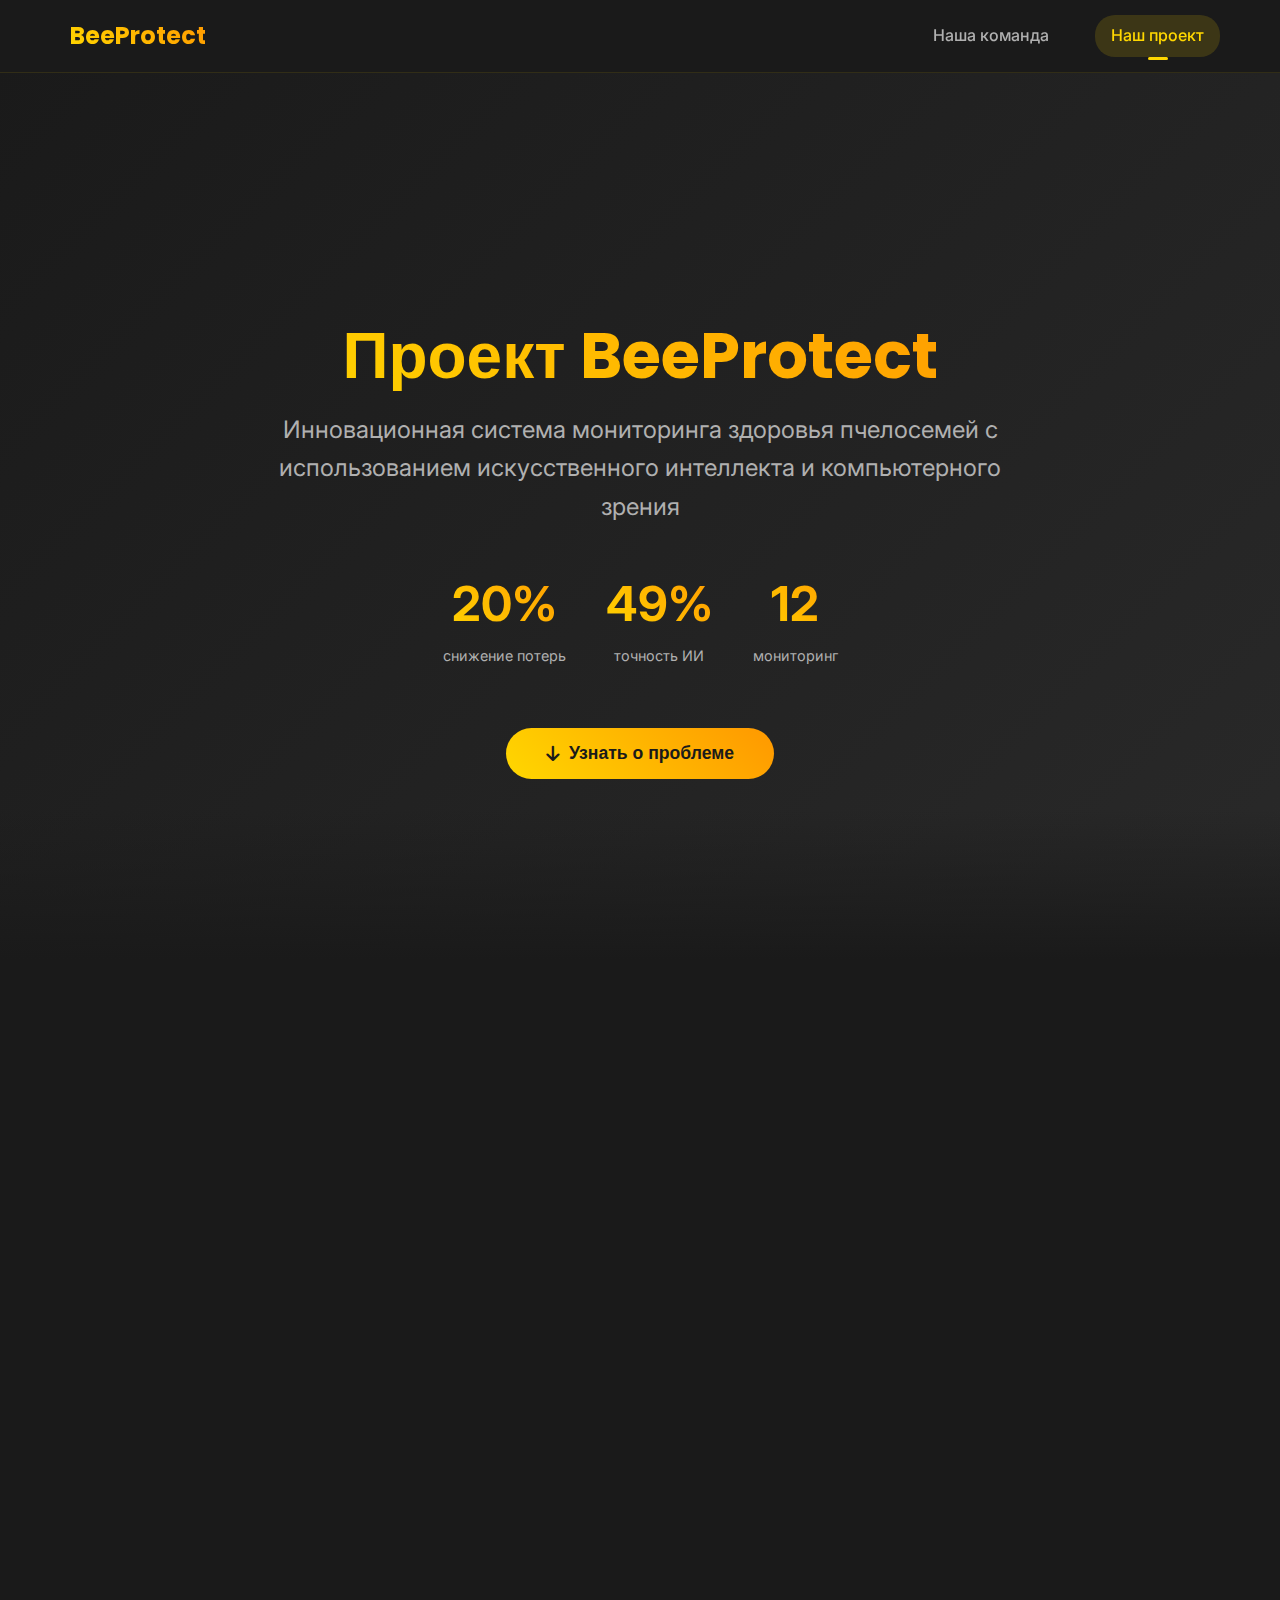
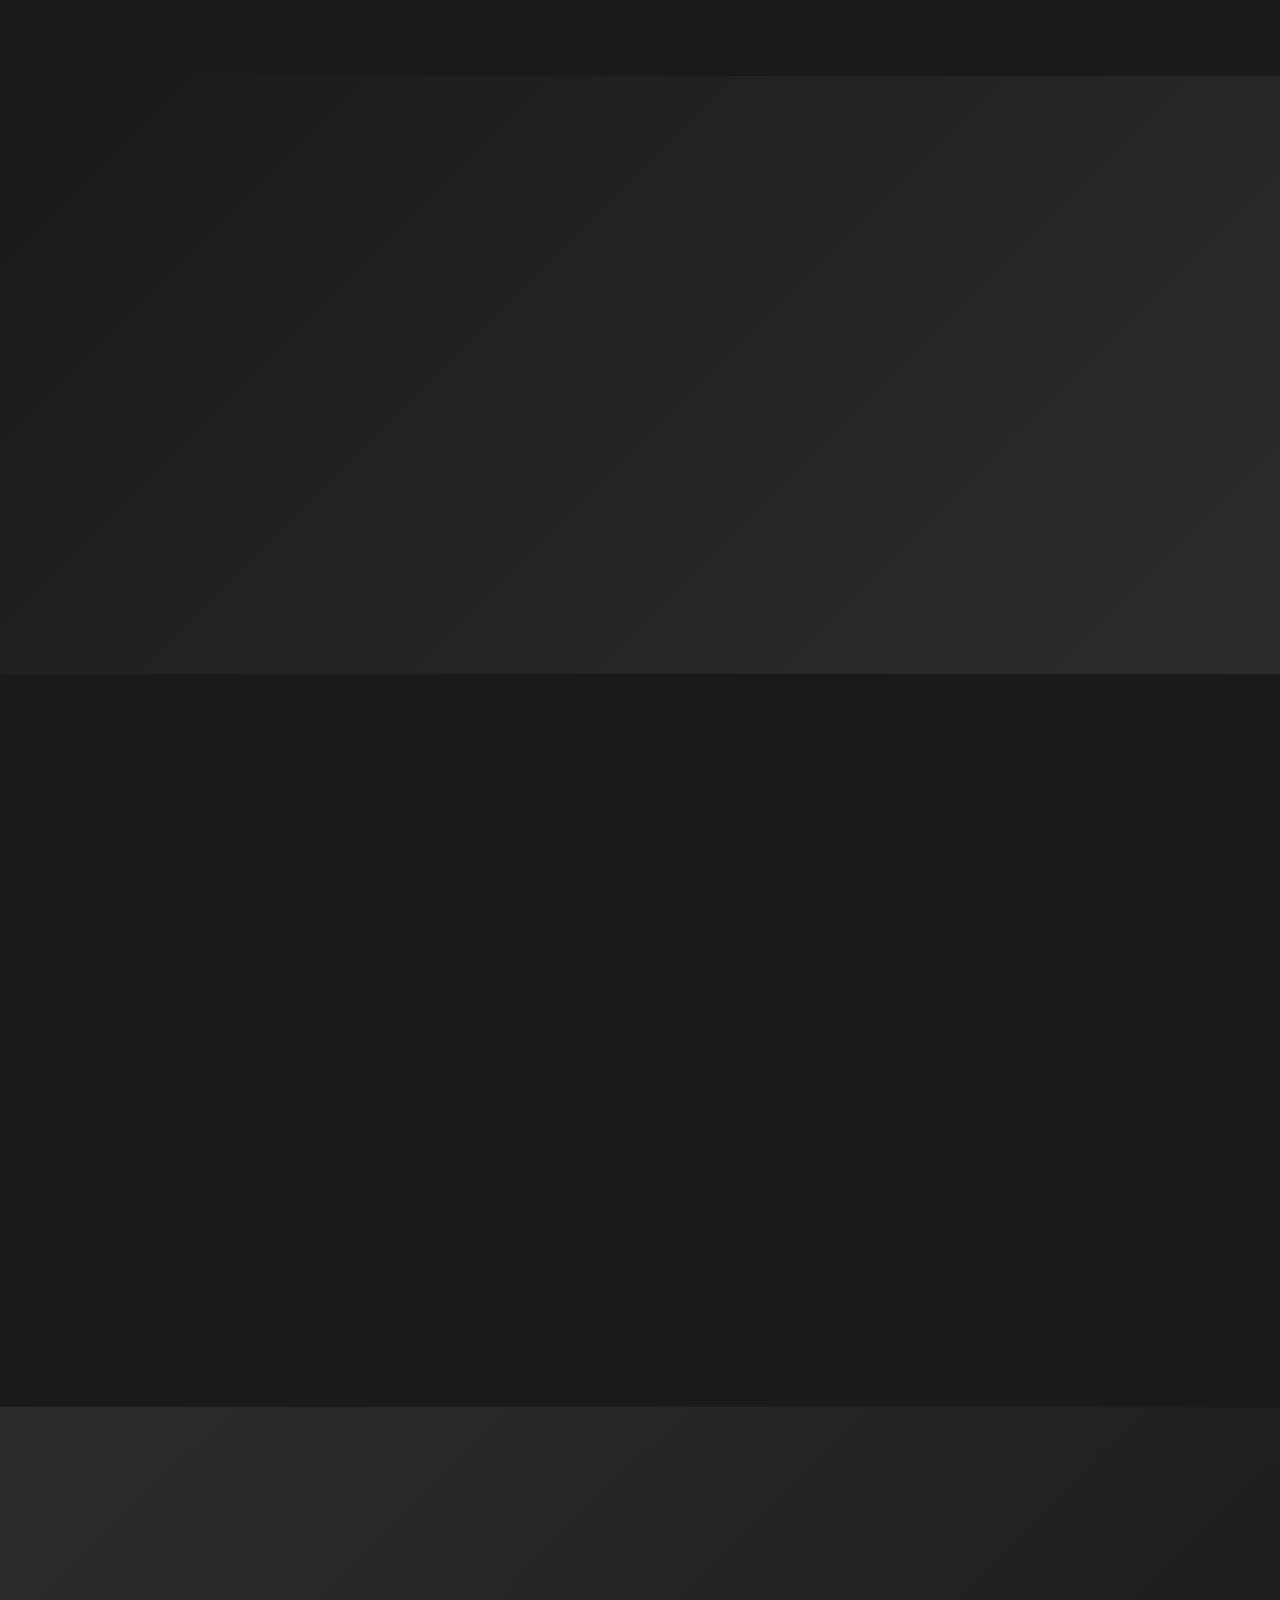
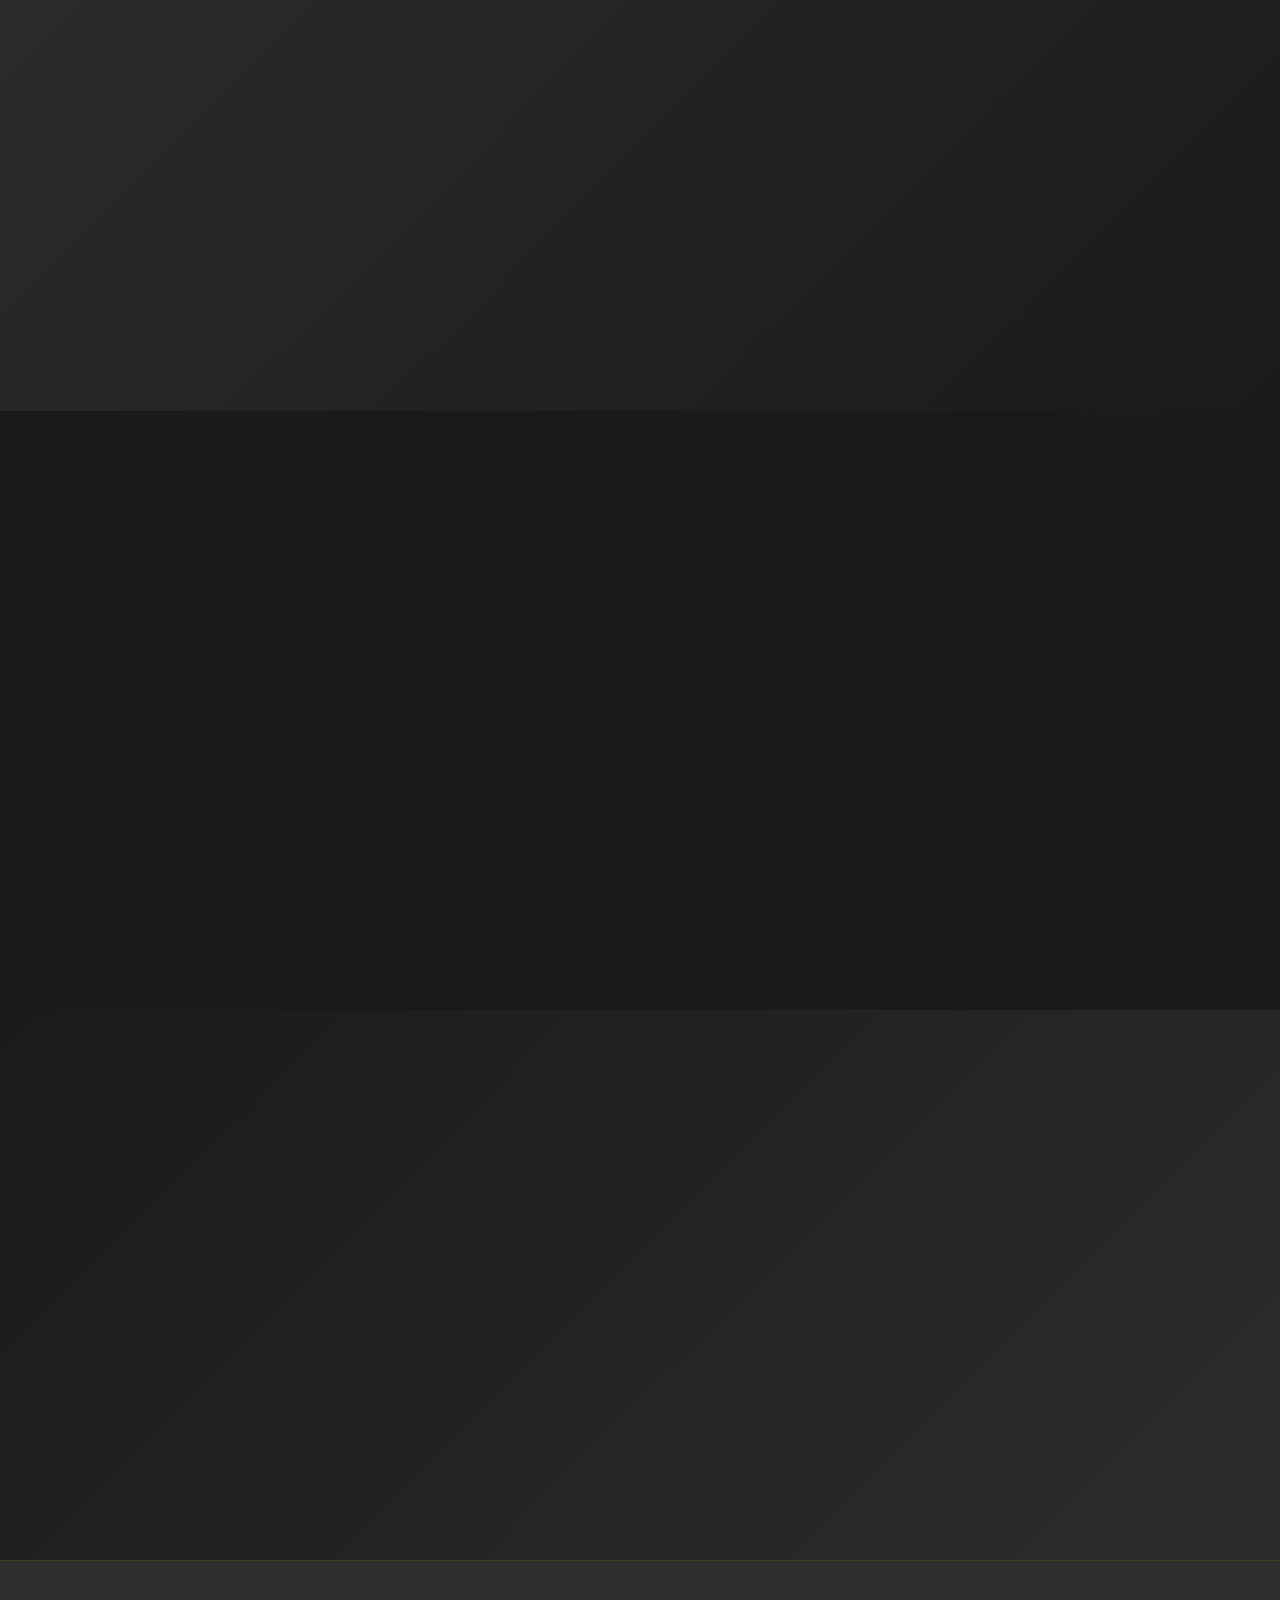
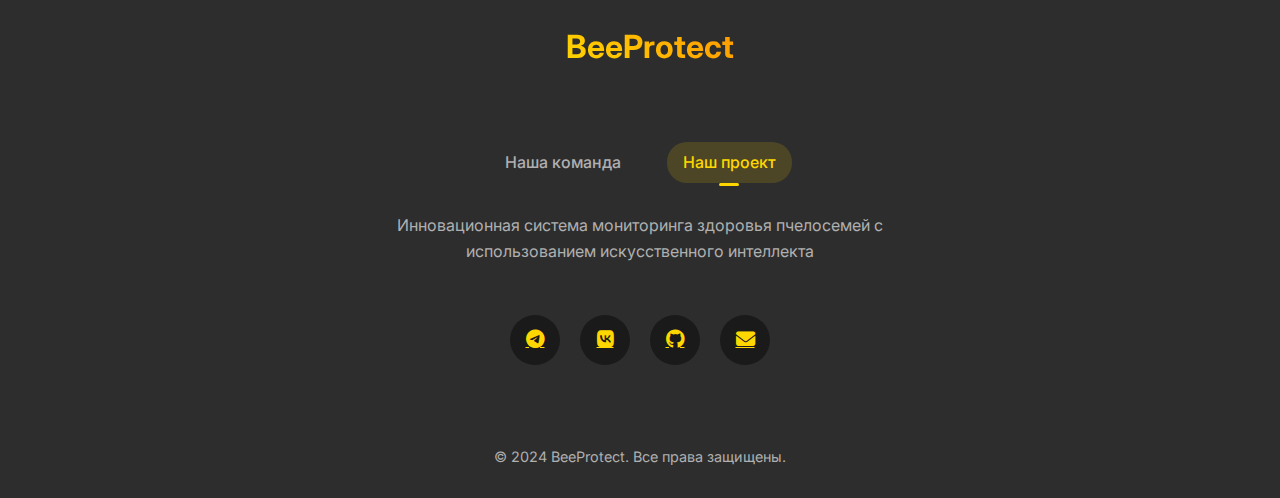
<file: project.html>
<!DOCTYPE html>
<html lang="ru">
<head>
    <meta charset="UTF-8">
    <meta name="viewport" content="width=device-width, initial-scale=1.0">
    <title>Наш проект | BeeProtect</title>
    
<style>
    :root {
        --primary-yellow: #FFD700;
        --secondary-yellow: #FFC107;
        --dark-yellow: #FFA000;
        --light-yellow: #FFF9C4;
        --dark-bg: #1A1A1A;
        --card-bg: #2D2D2D;
        --text-light: #FFFFFF;
        --text-gray: #B0B0B0;
        --accent-green: #4CAF50;
        --accent-blue: #2196F3;
        --accent-orange: #FF9800;
        --accent-purple: #9C27B0;
    }

    * {
        margin: 0;
        padding: 0;
        box-sizing: border-box;
    }

    body {
        font-family: 'Inter', sans-serif;
        background-color: var(--dark-bg);
        color: var(--text-light);
        line-height: 1.6;
        overflow-x: hidden;
    }

    .container {
        max-width: 1200px;
        margin: 0 auto;
        padding: 0 20px;
    }

    /* Navigation */
    .nav-container {
        position: fixed;
        top: 0;
        left: 0;
        right: 0;
        background: rgba(26, 26, 26, 0.95);
        backdrop-filter: blur(10px);
        z-index: 1000;
        padding: 15px 0;
        border-bottom: 1px solid rgba(255, 215, 0, 0.1);
    }

    .nav-content {
        display: flex;
        justify-content: space-between;
        align-items: center;
    }

    .nav-logo {
        display: flex;
        align-items: center;
        gap: 10px;
        text-decoration: none;
    }

    .nav-logo-icon {
        font-size: 1.8rem;
        color: var(--primary-yellow);
    }

    .nav-logo-text {
        font-family: 'Poppins', sans-serif;
        font-weight: 700;
        font-size: 1.5rem;
        background: linear-gradient(45deg, var(--primary-yellow), var(--accent-orange));
        -webkit-background-clip: text;
        -webkit-text-fill-color: transparent;
    }

    .nav-links {
        display: flex;
        gap: 30px;
    }

    .nav-link {
        color: var(--text-gray);
        text-decoration: none;
        font-weight: 500;
        font-size: 1rem;
        padding: 8px 16px;
        border-radius: 20px;
        transition: all 0.3s ease;
        position: relative;
    }

    .nav-link:hover {
        color: var(--text-light);
        background: rgba(255, 215, 0, 0.1);
    }

    .nav-link.active {
        color: var(--primary-yellow);
        background: rgba(255, 215, 0, 0.15);
    }

    .nav-link.active::after {
        content: '';
        position: absolute;
        bottom: -3px;
        left: 50%;
        transform: translateX(-50%);
        width: 20px;
        height: 3px;
        background: var(--primary-yellow);
        border-radius: 2px;
    }

    /* Hero Section */
    .hero {
        background: linear-gradient(135deg, rgba(26,26,26,0.9) 0%, rgba(45,45,45,0.8) 100%);
        min-height: 100vh;
        display: flex;
        align-items: center;
        position: relative;
        padding: 120px 0 80px;
        margin-top: 60px;
    }

    .hero::after {
        content: '';
        position: absolute;
        bottom: 0;
        left: 0;
        right: 0;
        height: 150px;
        background: linear-gradient(to bottom, transparent, var(--dark-bg));
    }

    .hero-content {
        position: relative;
        z-index: 2;
        text-align: center;
        max-width: 900px;
        margin: 0 auto;
    }

    .logo {
        display: flex;
        align-items: center;
        justify-content: center;
        gap: 20px;
        margin-bottom: 40px;
    }

    .logo-icon {
        font-size: 5rem;
        color: var(--primary-yellow);
        animation: float 3s ease-in-out infinite;
    }

    @keyframes float {
        0%, 100% { transform: translateY(0px); }
        50% { transform: translateY(-15px); }
    }

    h1 {
        font-family: 'Poppins', sans-serif;
        font-size: 4rem;
        font-weight: 700;
        background: linear-gradient(45deg, var(--primary-yellow), var(--accent-orange));
        -webkit-background-clip: text;
        -webkit-text-fill-color: transparent;
        margin-bottom: 20px;
        line-height: 1.1;
    }

    .tagline {
        font-size: 1.5rem;
        color: var(--text-gray);
        max-width: 800px;
        margin: 0 auto 40px;
    }

    .cta-button {
        display: inline-flex;
        align-items: center;
        gap: 10px;
        background: linear-gradient(45deg, var(--primary-yellow), var(--accent-orange));
        color: var(--dark-bg);
        padding: 15px 40px;
        border-radius: 50px;
        text-decoration: none;
        font-weight: 600;
        font-size: 1.1rem;
        transition: all 0.3s ease;
        border: none;
        cursor: pointer;
        margin-top: 20px;
    }

    .cta-button:hover {
        transform: translateY(-5px);
        box-shadow: 0 15px 30px rgba(255, 215, 0, 0.3);
    }

    /* Section Common */
    .section {
        padding: 100px 0;
    }

    .section-title {
        text-align: center;
        font-family: 'Poppins', sans-serif;
        font-size: 2.5rem;
        margin-bottom: 60px;
        color: var(--text-light);
    }

    .highlight {
        color: var(--primary-yellow);
    }

    /* Mission Cards */
    .mission-grid {
        display: grid;
        grid-template-columns: repeat(auto-fit, minmax(300px, 1fr));
        gap: 30px;
        margin-top: 50px;
    }

    .mission-card {
        background: var(--card-bg);
        border-radius: 20px;
        padding: 40px;
        text-align: center;
        transition: transform 0.3s ease;
        border: 1px solid rgba(255, 215, 0, 0.1);
    }

    .mission-card:hover {
        transform: translateY(-10px);
        border-color: var(--primary-yellow);
    }

    .mission-icon {
        font-size: 3rem;
        color: var(--primary-yellow);
        margin-bottom: 20px;
    }

    .mission-card h3 {
        font-size: 1.5rem;
        margin-bottom: 15px;
        color: var(--text-light);
    }

    /* Goals Grid */
    .goals-grid {
        display: grid;
        grid-template-columns: repeat(auto-fit, minmax(280px, 1fr));
        gap: 30px;
    }

    .goal-item {
        background: var(--card-bg);
        border-radius: 15px;
        padding: 30px;
        display: flex;
        align-items: center;
        gap: 20px;
        transition: all 0.3s ease;
    }

    .goal-item:hover {
        background: rgba(255, 215, 0, 0.1);
    }

    .goal-number {
        background: var(--primary-yellow);
        color: var(--dark-bg);
        width: 50px;
        height: 50px;
        border-radius: 50%;
        display: flex;
        align-items: center;
        justify-content: center;
        font-weight: 700;
        font-size: 1.2rem;
        flex-shrink: 0;
    }

    /* Team Section */
    .team-grid {
        display: grid;
        grid-template-columns: repeat(auto-fit, minmax(350px, 1fr));
        gap: 40px;
        margin-top: 50px;
    }

    .team-card {
        background: var(--card-bg);
        border-radius: 20px;
        padding: 40px;
        text-align: center;
        transition: all 0.3s ease;
    }

    .team-card:hover {
        transform: translateY(-10px);
        box-shadow: 0 20px 40px rgba(0, 0, 0, 0.3);
    }

    .member-avatar {
        width: 150px;
        height: 150px;
        background: linear-gradient(45deg, var(--primary-yellow), var(--accent-orange));
        border-radius: 50%;
        margin: 0 auto 25px;
        display: flex;
        align-items: center;
        justify-content: center;
        font-size: 3.5rem;
        color: var(--dark-bg);
    }

    .member-name {
        font-size: 1.8rem;
        margin-bottom: 10px;
        color: var(--text-light);
    }

    .member-role {
        color: var(--primary-yellow);
        font-size: 1.1rem;
        margin-bottom: 20px;
        font-weight: 500;
    }

    .member-bio {
        color: var(--text-gray);
        line-height: 1.7;
    }

    /* Stats */
    .stats {
        display: flex;
        justify-content: center;
        gap: 40px;
        flex-wrap: wrap;
        margin: 40px 0;
    }

    .stat-item {
        text-align: center;
    }

    .stat-number {
        font-size: 3rem;
        font-weight: 700;
        background: linear-gradient(45deg, var(--primary-yellow), var(--accent-orange));
        -webkit-background-clip: text;
        -webkit-text-fill-color: transparent;
        display: block;
    }

    .stat-label {
        color: var(--text-gray);
        font-size: 0.9rem;
        margin-top: 10px;
    }

    /* Tech Stack */
    .tech-stack {
        display: grid;
        grid-template-columns: repeat(auto-fit, minmax(250px, 1fr));
        gap: 25px;
        margin-top: 50px;
    }

    .tech-item {
        background: var(--card-bg);
        border-radius: 15px;
        padding: 30px;
        text-align: center;
        transition: transform 0.3s ease;
    }

    .tech-item:hover {
        transform: translateY(-5px);
        border: 1px solid var(--primary-yellow);
    }

    .tech-icon {
        font-size: 3rem;
        color: var(--primary-yellow);
        margin-bottom: 20px;
    }

    /* Footer */
    footer {
        background: var(--card-bg);
        padding: 60px 0 30px;
        text-align: center;
        border-top: 1px solid rgba(255, 215, 0, 0.1);
    }

    .footer-content {
        display: flex;
        flex-direction: column;
        align-items: center;
        gap: 30px;
    }

    .social-links {
        display: flex;
        gap: 20px;
        margin: 20px 0;
    }

    .social-link {
        width: 50px;
        height: 50px;
        background: var(--dark-bg);
        border-radius: 50%;
        display: flex;
        align-items: center;
        justify-content: center;
        color: var(--primary-yellow);
        font-size: 1.2rem;
        transition: all 0.3s ease;
    }

    .social-link:hover {
        background: var(--primary-yellow);
        color: var(--dark-bg);
        transform: translateY(-5px);
    }

    .copyright {
        color: var(--text-gray);
        font-size: 0.9rem;
        margin-top: 30px;
    }

    /* Responsive */
    @media (max-width: 768px) {
        .nav-links {
            gap: 10px;
        }

        .nav-link {
            padding: 6px 12px;
            font-size: 0.9rem;
        }

        h1 {
            font-size: 2.5rem;
        }

        .tagline {
            font-size: 1.2rem;
        }

        .logo-icon {
            font-size: 3rem;
        }

        .section {
            padding: 60px 0;
        }

        .section-title {
            font-size: 2rem;
            margin-bottom: 40px;
        }

        .team-grid {
            grid-template-columns: 1fr;
        }
    }

    /* Scroll Animation */
    .fade-in {
        opacity: 0;
        transform: translateY(30px);
        transition: all 0.8s ease;
    }

    .fade-in.visible {
        opacity: 1;
        transform: translateY(0);
    }

    /* Timeline */
    .timeline {
        position: relative;
        max-width: 800px;
        margin: 50px auto;
    }

    .timeline::before {
        content: '';
        position: absolute;
        left: 50%;
        transform: translateX(-50%);
        width: 2px;
        height: 100%;
        background: var(--primary-yellow);
    }

    .timeline-item {
        position: relative;
        margin-bottom: 50px;
        width: 50%;
    }

    .timeline-item:nth-child(odd) {
        left: 0;
        padding-right: 60px;
        text-align: right;
    }

    .timeline-item:nth-child(even) {
        left: 50%;
        padding-left: 60px;
    }

    .timeline-dot {
        position: absolute;
        width: 20px;
        height: 20px;
        background: var(--primary-yellow);
        border-radius: 50%;
        top: 10px;
    }

    .timeline-item:nth-child(odd) .timeline-dot {
        right: -10px;
    }

    .timeline-item:nth-child(even) .timeline-dot {
        left: -10px;
    }

    .timeline-content {
        background: var(--card-bg);
        padding: 25px;
        border-radius: 15px;
        border: 1px solid rgba(255, 215, 0, 0.1);
    }

    .timeline-date {
        color: var(--primary-yellow);
        font-weight: 600;
        margin-bottom: 10px;
        display: block;
    }
</style>
<link rel="stylesheet" href="https://cdnjs.cloudflare.com/ajax/libs/font-awesome/6.4.0/css/all.min.css">
<link rel="preconnect" href="https://fonts.googleapis.com">
<link rel="preconnect" href="https://fonts.gstatic.com" crossorigin>
<link href="https://fonts.googleapis.com/css2?family=Inter:wght@300;400;500;600;700&family=Poppins:wght@400;500;600;700&display=swap" rel="stylesheet">

</head>
<body>
    <!-- Навигация -->
    <nav class="nav-container">
        <div class="container nav-content">
            <a href="/company" class="nav-logo">
                <i class="fas fa-bee nav-logo-icon"></i>
                <span class="nav-logo-text">BeeProtect</span>
            </a>
            <div class="nav-links">
                <a href="/company" class="nav-link">Наша команда</a>
                <a href="/project" class="nav-link active">Наш проект</a>
            </div>
        </div>
    </nav>

    <!-- Hero Section -->
    <section class="hero">
        <div class="container">
            <div class="hero-content">
                <div class="logo">
                    <i class="fas fa-bee logo-icon"></i>
                </div>
                <h1>Проект BeeProtect</h1>
                <p class="tagline fade-in">
                    Инновационная система мониторинга здоровья пчелосемей с использованием искусственного интеллекта и компьютерного зрения
                </p>

                <div class="stats fade-in">
                    <div class="stat-item">
                        <span class="stat-number">40%</span>
                        <span class="stat-label">снижение потерь</span>
                    </div>
                    <div class="stat-item">
                        <span class="stat-number">99%</span>
                        <span class="stat-label">точность ИИ</span>
                    </div>
                    <div class="stat-item">
                        <span class="stat-number">24/7</span>
                        <span class="stat-label">мониторинг</span>
                    </div>
                </div>

                <button class="cta-button fade-in" data-scroll="problem">
                    <i class="fas fa-arrow-down"></i>
                    Узнать о проблеме
                </button>
            </div>
        </div>
    </section>

    <!-- Problem Section -->
    <section class="section" id="problem">
        <div class="container">
            <h2 class="section-title fade-in">Проблема, которую <span class="highlight">мы решаем</span></h2>
            <p style="text-align: center; max-width: 800px; margin: 0 auto 50px; font-size: 1.2rem; color: var(--text-gray);" class="fade-in">
                Пчелы играют ключевую роль в нашей экосистеме, но их популяция стремительно сокращается. Мы создаем технологию, которая поможет изменить эту ситуацию.
            </p>

            <div class="mission-grid">
                <div class="mission-card fade-in">
                    <i class="fas fa-skull-crossbones mission-icon"></i>
                    <h3>Массовая гибель</h3>
                    <p>Ежегодно пчеловоды теряют до 40% своих пчелосемей из-за болезней и паразитов</p>
                </div>

                <div class="mission-card fade-in">
                    <i class="fas fa-clock mission-icon"></i>
                    <h3>Позднее обнаружение</h3>
                    <p>Болезни часто обнаруживаются слишком поздно, когда спасти пчелосемью уже невозможно</p>
                </div>

                <div class="mission-card fade-in">
                    <i class="fas fa-dollar-sign mission-icon"></i>
                    <h3>Экономические потери</h3>
                    <p>Каждая потерянная пчелосемья стоит около 5000₽, а также влияет на урожайность культур</p>
                </div>
            </div>
        </div>
    </section>

    <!-- Solution Section -->
    <section class="section" style="background: linear-gradient(135deg, var(--dark-bg) 0%, rgba(45,45,45,0.95) 100%);">
        <div class="container">
            <h2 class="section-title fade-in">Наше <span class="highlight">Решение</span></h2>

            <div class="tech-stack">
                <div class="tech-item fade-in">
                    <i class="fas fa-video tech-icon"></i>
                    <h3>Видеомониторинг</h3>
                    <p style="color: var(--text-gray); margin-top: 10px;">Камеры наблюдения у летков ульев записывают поведение пчел 24/7</p>
                </div>

                <div class="tech-item fade-in">
                    <i class="fas fa-brain tech-icon"></i>
                    <h3>ИИ-анализ</h3>
                    <p style="color: var(--text-gray); margin-top: 10px;">Нейросеть анализирует поведение и выявляет ранние признаки заболеваний</p>
                </div>

                <div class="tech-item fade-in">
                    <i class="fas fa-bell tech-icon"></i>
                    <h3>Мгновенные уведомления</h3>
                    <p style="color: var(--text-gray); margin-top: 10px;">Пчеловод получает оповещение на смартфон при обнаружении проблем</p>
                </div>

                <div class="tech-item fade-in">
                    <i class="fas fa-chart-line tech-icon"></i>
                    <h3>Аналитика</h3>
                    <p style="color: var(--text-gray); margin-top: 10px;">Подробные отчеты и рекомендации по лечению и профилактике</p>
                </div>
            </div>
        </div>
    </section>

    <!-- How It Works -->
    <section class="section">
        <div class="container">
            <h2 class="section-title fade-in">Как это <span class="highlight">работает</span></h2>

            <div class="goals-grid">
                <div class="goal-item fade-in">
                    <div class="goal-number">01</div>
                    <div>
                        <h3 style="color: var(--text-light); margin-bottom: 10px;">Установка камер</h3>
                        <p style="color: var(--text-gray);">Компактные камеры устанавливаются у летков ульев для круглосуточного наблюдения</p>
                    </div>
                </div>

                <div class="goal-item fade-in">
                    <div class="goal-number">02</div>
                    <div>
                        <h3 style="color: var(--text-light); margin-bottom: 10px;">Сбор данных</h3>
                        <p style="color: var(--text-gray);">Система собирает видео и данные о поведении пчел, активности улья</p>
                    </div>
                </div>

                <div class="goal-item fade-in">
                    <div class="goal-number">03</div>
                    <div>
                        <h3 style="color: var(--text-light); margin-bottom: 10px;">Анализ ИИ</h3>
                        <p style="color: var(--text-gray);">Нейросеть анализирует данные и выявляет аномалии в поведении пчел</p>
                    </div>
                </div>

                <div class="goal-item fade-in">
                    <div class="goal-number">04</div>
                    <div>
                        <h3 style="color: var(--text-light); margin-bottom: 10px;">Уведомления</h3>
                        <p style="color: var(--text-gray);">Пчеловод получает мгновенное оповещение о проблемах на смартфон</p>
                    </div>
                </div>

                <div class="goal-item fade-in">
                    <div class="goal-number">05</div>
                    <div>
                        <h3 style="color: var(--text-light); margin-bottom: 10px;">Рекомендации</h3>
                        <p style="color: var(--text-gray);">Система предлагает рекомендации по лечению и профилактике</p>
                    </div>
                </div>

                <div class="goal-item fade-in">
                    <div class="goal-number">06</div>
                    <div>
                        <h3 style="color: var(--text-light); margin-bottom: 10px;">Предотвращение</h3>
                        <p style="color: var(--text-gray);">Раннее вмешательство спасает пчелосемью от гибели</p>
                    </div>
                </div>
            </div>
        </div>
    </section>

    <!-- Benefits -->
    <section class="section" style="background: linear-gradient(135deg, rgba(45,45,45,0.95) 0%, var(--dark-bg) 100%);">
        <div class="container">
            <h2 class="section-title fade-in">Преимущества <span class="highlight">BeeProtect</span></h2>

            <div class="mission-grid">
                <div class="mission-card fade-in">
                    <i class="fas fa-chart-line mission-icon"></i>
                    <h3>Экономия средств</h3>
                    <p>Снижение потерь пчелосемей на 40% экономит тысячи рублей ежегодно</p>
                </div>

                <div class="mission-card fade-in">
                    <i class="fas fa-clock mission-icon"></i>
                    <h3>Экономия времени</h3>
                    <p>Автоматический мониторинг освобождает время пчеловода для других задач</p>
                </div>

                <div class="mission-card fade-in">
                    <i class="fas fa-seedling mission-icon"></i>
                    <h3>Защита экосистемы</h3>
                    <p>Сохранение популяции пчел важно для опыления растений и экологического баланса</p>
                </div>
            </div>
        </div>
    </section>

    <!-- Technology Stack -->
    <section class="section">
        <div class="container">
            <h2 class="section-title fade-in">Технологический <span class="highlight">стек</span></h2>

            <div class="tech-stack">
                <div class="tech-item fade-in">
                    <i class="fab fa-python tech-icon"></i>
                    <h3>Python & TensorFlow</h3>
                    <p style="color: var(--text-gray); margin-top: 10px;">Разработка нейросетевых моделей для анализа поведения</p>
                </div>

                <div class="tech-item fade-in">
                    <i class="fas fa-cloud tech-icon"></i>
                    <h3>Облачные вычисления</h3>
                    <p style="color: var(--text-gray); margin-top: 10px;">Обработка и хранение больших объемов видео-данных</p>
                </div>

                <div class="tech-item fade-in">
                    <i class="fas fa-mobile-alt tech-icon"></i>
                    <h3>Мобильное приложение</h3>
                    <p style="color: var(--text-gray); margin-top: 10px;">Удобный интерфейс для пчеловодов на iOS и Android</p>
                </div>

                <div class="tech-item fade-in">
                    <i class="fas fa-server tech-icon"></i>
                    <h3>Edge Computing</h3>
                    <p style="color: var(--text-gray); margin-top: 10px;">Локальная обработка данных для снижения задержек</p>
                </div>
            </div>
        </div>
    </section>

    <!-- Contact Section -->
    <section class="section" style="background: linear-gradient(135deg, var(--dark-bg) 0%, rgba(45,45,45,0.95) 100%);">
        <div class="container">
            <h2 class="section-title fade-in">Интересует <span class="highlight">BeeProtect?</span></h2>
            <p style="text-align: center; max-width: 600px; margin: 0 auto 50px; font-size: 1.2rem; color: var(--text-gray);" class="fade-in">
                Хотите внедрить BeeProtect на своей пасеке? Оставьте email, и мы свяжемся с вами!
            </p>

            <div class="contact-form fade-in" style="max-width: 500px; margin: 0 auto;">
                <input type="email" class="contact-input" placeholder="Ваш email" style="width: 100%; margin-bottom: 20px;">
                <button class="cta-button" style="width: 100%;">
                    <i class="fas fa-paper-plane"></i>
                    Отправить заявку
                </button>
            </div>
        </div>
    </section>

    <!-- Footer -->
    <footer>
        <div class="container">
            <div class="footer-content">
                <div class="logo">
                    <i class="fas fa-bee" style="font-size: 2rem; color: var(--primary-yellow);"></i>
                    <h2 style="background: linear-gradient(45deg, var(--primary-yellow), var(--accent-orange)); -webkit-background-clip: text; -webkit-text-fill-color: transparent; font-size: 2rem;">BeeProtect</h2>
                </div>

                <div class="nav-links">
                    <a href="/company" class="nav-link">Наша команда</a>
                    <a href="/project" class="nav-link active">Наш проект</a>
                </div>

                <p style="color: var(--text-gray); max-width: 600px; margin: 0 auto; text-align: center;">
                    Инновационная система мониторинга здоровья пчелосемей с использованием искусственного интеллекта
                </p>

                <div class="social-links">
                    <a href="#" class="social-link">
                        <i class="fab fa-telegram"></i>
                    </a>
                    <a href="#" class="social-link">
                        <i class="fab fa-vk"></i>
                    </a>
                    <a href="https://github.com" target="_blank" class="social-link">
                        <i class="fab fa-github"></i>
                    </a>
                    <a href="mailto:amal-makhmutov@mail.ru" class="social-link">
                        <i class="fas fa-envelope"></i>
                    </a>
                </div>

                <p class="copyright">© 2024 BeeProtect. Все права защищены.</p>
            </div>
        </div>
    </footer>

    
<script>
    document.addEventListener('DOMContentLoaded', function() {
        const fadeElements = document.querySelectorAll('.fade-in');
        const currentPath = window.location.pathname;

        // Подсветка активной навигации
        document.querySelectorAll('.nav-link').forEach(link => {
            if (link.getAttribute('href') === currentPath || 
                (currentPath === '/' && link.getAttribute('href') === '/company')) {
                link.classList.add('active');
            }
        });

        // Анимация появления при скролле
        const observer = new IntersectionObserver((entries) => {
            entries.forEach(entry => {
                if (entry.isIntersecting) {
                    entry.target.classList.add('visible');
                }
            });
        }, { threshold: 0.1 });

        fadeElements.forEach(element => {
            observer.observe(element);
        });

        // Анимация статистики
        function animateStats() {
            const stats = document.querySelectorAll('.stat-number');
            if (stats.length > 0) {
                stats.forEach(stat => {
                    const target = parseInt(stat.textContent);
                    if (!isNaN(target)) {
                        let current = 0;
                        const increment = target / 30;
                        const timer = setInterval(() => {
                            current += increment;
                            if (current >= target) {
                                current = target;
                                clearInterval(timer);
                            }
                            stat.textContent = Math.round(current) + (stat.textContent.includes('%') ? '%' : '');
                        }, 50);
                    }
                });
            }
        }

        // Запускаем анимацию статистики, если есть элементы
        if (document.querySelectorAll('.stat-number').length > 0) {
            animateStats();
        }

        // Обработчик кнопок CTA
        document.querySelectorAll('.cta-button[data-scroll]').forEach(button => {
            button.addEventListener('click', function(e) {
                e.preventDefault();
                const targetId = this.getAttribute('data-scroll');
                document.getElementById(targetId)?.scrollIntoView({ 
                    behavior: 'smooth' 
                });
            });
        });

        // Обработчик формы контактов
        const contactButton = document.querySelector('.contact-form .cta-button');
        if (contactButton) {
            const emailInput = document.querySelector('.contact-input');
            contactButton.addEventListener('click', function(e) {
                e.preventDefault();
                if (emailInput && emailInput.value) {
                    alert('Спасибо за интерес к BeeProtect! Мы свяжемся с вами в ближайшее время.');
                    emailInput.value = '';
                } else {
                    alert('Пожалуйста, введите ваш email');
                }
            });
        }
    });
</script>

</body>
</html>
</file>
